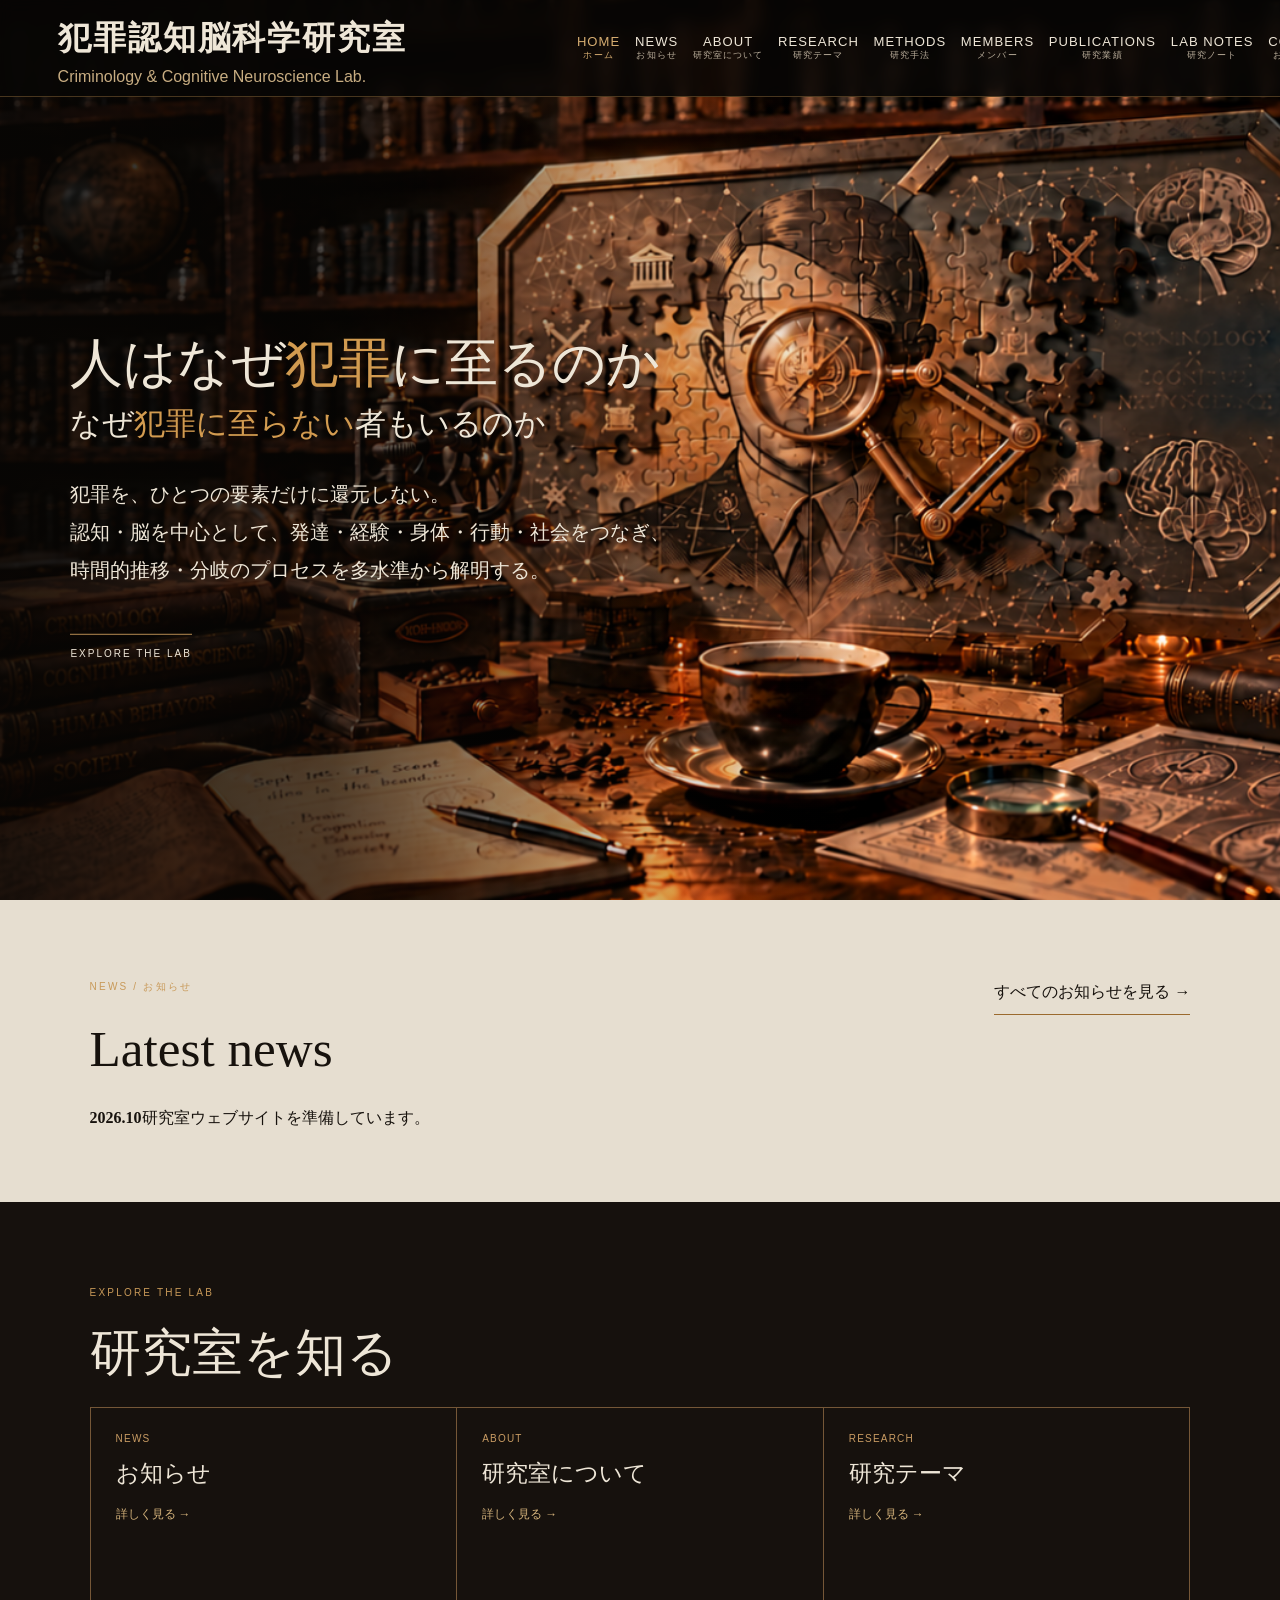
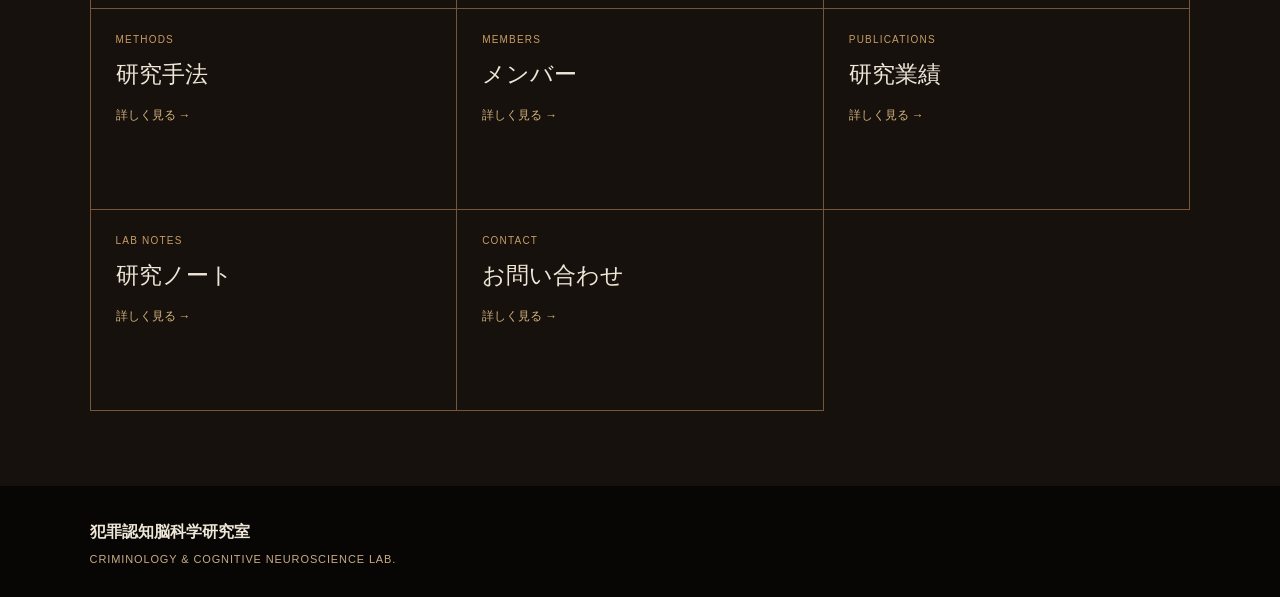
<file: index.html>
<!doctype html><html lang="ja"><head><meta charset="utf-8"><meta name="viewport" content="width=device-width,initial-scale=1"><title data-content="site.pageTitle">犯罪認知脳科学研究室</title><meta name="description" data-content="site.description" content="犯罪認知脳科学研究室"><link rel="stylesheet" href="style.css?v=30"></head><body><header class="site-header">
<a class="brand" href="index.html"><strong data-content="site.labName" id="lab-name">犯罪認知脳科学研究室</strong><small data-content="site.labNameEn" id="lab-name-en">Criminology &amp; Cognitive Neuroscience Laboratory</small></a>
<button aria-label="メニューを開閉" class="menu" onclick="document.body.classList.toggle('open')">MENU</button>
<nav>
<a data-nav="top" href="index.html">HOME<small>ホーム</small></a>
<a data-nav="news" href="news.html">NEWS<small>お知らせ</small></a>
<a data-nav="about" href="about.html">ABOUT<small>研究室について</small></a>
<a data-nav="research" href="research.html">RESEARCH<small>研究テーマ</small></a>
<a data-nav="methods" href="methods.html">METHODS<small>研究手法</small></a>
<a data-nav="people" href="members.html">MEMBERS<small>メンバー</small></a>
<a data-nav="output" href="publications.html">PUBLICATIONS<small>研究業績</small></a>
<a data-nav="lab-notes" href="lab-notes.html">LAB NOTES<small>研究ノート</small></a>
<a data-nav="contact" href="contact.html">CONTACT<small>お問い合わせ</small></a>
</nav>
</header><main id="top"><section class="hero">
<div class="shade"></div>
<div class="hero-copy">
<h1><span data-content="hero.question1.0" style="color:inherit"></span><span class="accent" data-content="hero.question1.1"></span><span data-content="hero.question1.2" style="color:inherit"></span><br/><span class="second"><span data-content="hero.question2.0" style="color:inherit"></span><span class="accent" data-content="hero.question2.1"></span><span data-content="hero.question2.2" style="color:inherit"></span></span></h1>
<p class="sub"><span data-content="hero.description.0"></span><br/><span data-content="hero.description.1"></span><br/><span data-content="hero.description.2"></span></p>
<a class="discover" data-content="hero.button" href="about.html"><span data-content="hero.button"></span> ↓</a>
</div>
</section><section class="home-news"><div><p class="label">NEWS / お知らせ</p><h2>Latest news</h2><div id="news-list" class="editable-list"></div></div><a href="news.html">すべてのお知らせを見る →</a></section><section class="home-directory"><p class="label">EXPLORE THE LAB</p><h2>研究室を知る</h2><div class="home-card-grid"><a class="home-card" href="news.html"><small>NEWS</small><strong>お知らせ</strong><span>詳しく見る →</span></a><a class="home-card" href="about.html"><small>ABOUT</small><strong>研究室について</strong><span>詳しく見る →</span></a><a class="home-card" href="research.html"><small>RESEARCH</small><strong>研究テーマ</strong><span>詳しく見る →</span></a><a class="home-card" href="methods.html"><small>METHODS</small><strong>研究手法</strong><span>詳しく見る →</span></a><a class="home-card" href="members.html"><small>MEMBERS</small><strong>メンバー</strong><span>詳しく見る →</span></a><a class="home-card" href="publications.html"><small>PUBLICATIONS</small><strong>研究業績</strong><span>詳しく見る →</span></a><a class="home-card" href="lab-notes.html"><small>LAB NOTES</small><strong>研究ノート</strong><span>詳しく見る →</span></a><a class="home-card" href="contact.html"><small>CONTACT</small><strong>お問い合わせ</strong><span>詳しく見る →</span></a></div></section></main><footer><strong data-content="site.labName">犯罪認知脳科学研究室</strong><small data-content="site.footerEnglish">LABORATORY OF CRIMINAL COGNITIVE NEUROSCIENCE</small></footer><script src="content.js?v=5"></script><script src="site.js?v=1"></script></body></html>
</file>
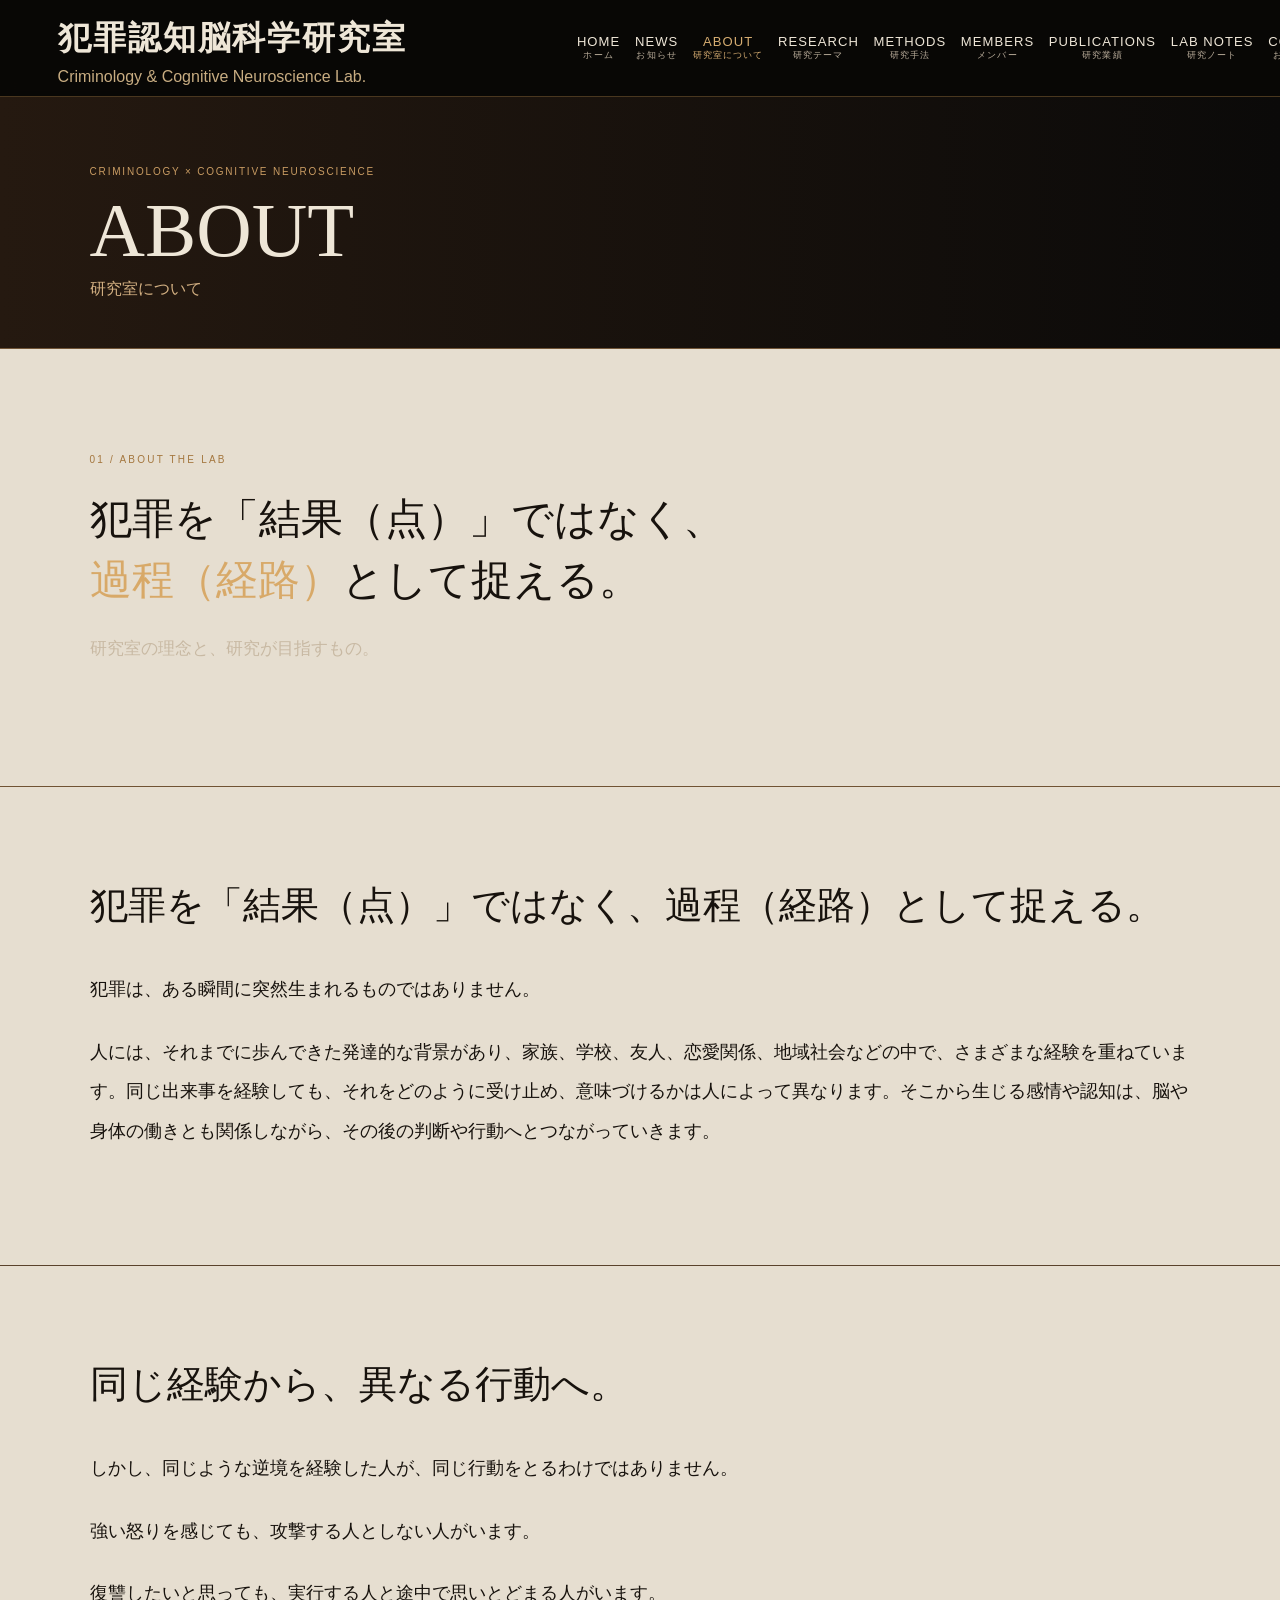
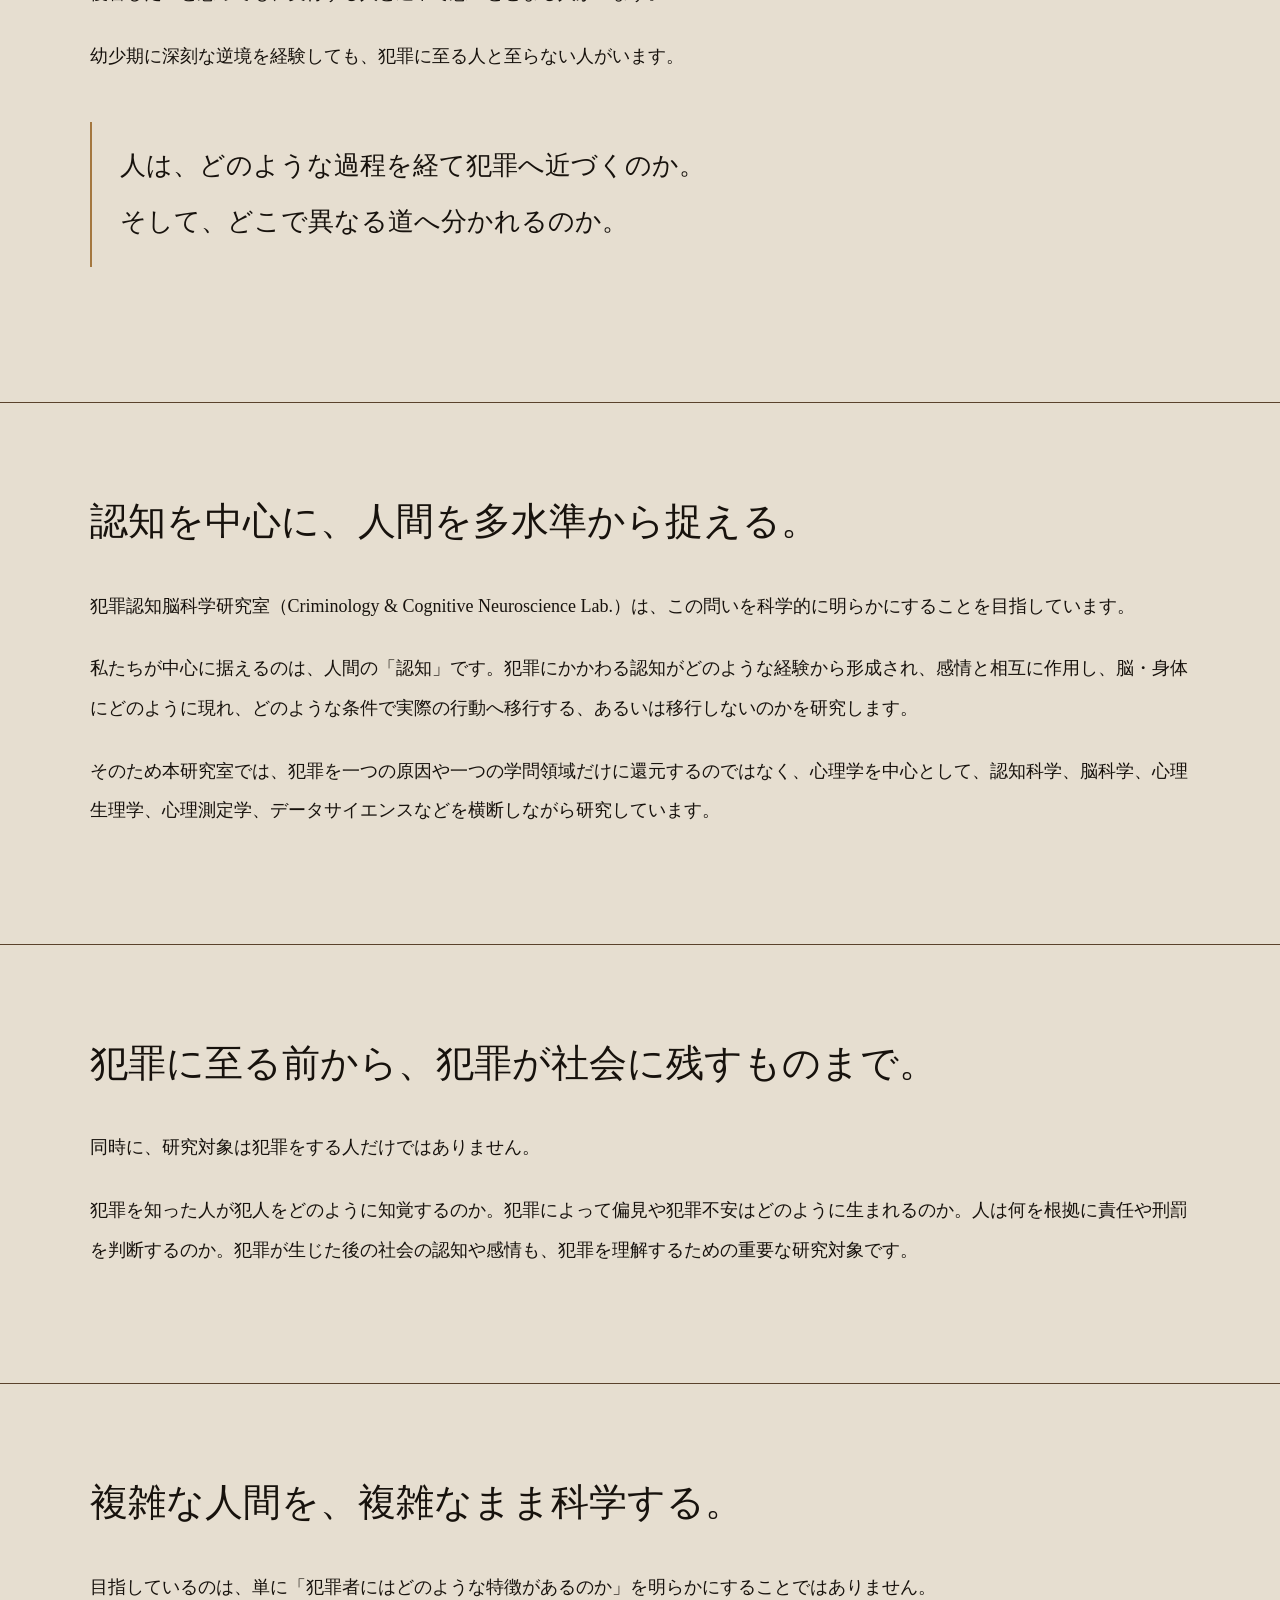
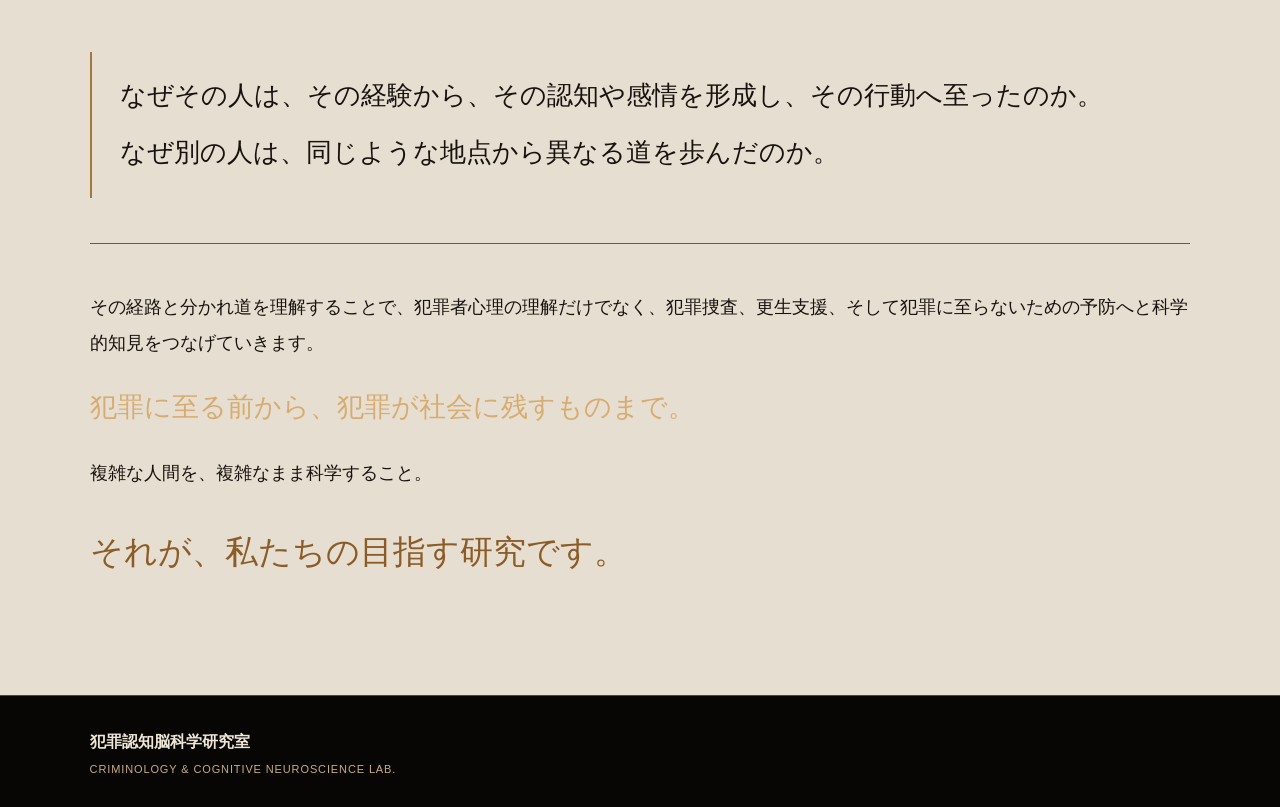
<file: about.html>
<!doctype html><html lang="ja"><head><meta charset="utf-8"><meta name="viewport" content="width=device-width,initial-scale=1"><title>研究室について | 犯罪認知脳科学研究室</title><meta name="description" content="犯罪認知脳科学研究室の研究室についてページ">
  <link rel="stylesheet" href="style.css?v=33"></head><body class="inner-page"><header class="site-header">
<a class="brand" href="index.html"><strong data-content="site.labName" id="lab-name">犯罪認知脳科学研究室</strong><small data-content="site.labNameEn" id="lab-name-en">Criminology &amp; Cognitive Neuroscience Lab.</small></a>
<button aria-label="メニューを開閉" class="menu" onclick="document.body.classList.toggle('open')">MENU</button>
<nav>
<a data-nav="top" href="index.html">HOME<small>ホーム</small></a>
<a data-nav="news" href="news.html">NEWS<small>お知らせ</small></a>
<a data-nav="about" href="about.html">ABOUT<small>研究室について</small></a>
<a data-nav="research" href="research.html">RESEARCH<small>研究テーマ</small></a>
<a data-nav="methods" href="methods.html">METHODS<small>研究手法</small></a>
<a data-nav="people" href="members.html">MEMBERS<small>メンバー</small></a>
<a data-nav="output" href="publications.html">PUBLICATIONS<small>研究業績</small></a>
<a data-nav="lab-notes" href="lab-notes.html">LAB NOTES<small>研究ノート</small></a>
<a data-nav="contact" href="contact.html">CONTACT<small>お問い合わせ</small></a>
</nav>
</header><main class="page-main"><div class="page-banner"><p>CRIMINOLOGY × COGNITIVE NEUROSCIENCE</p><h1>ABOUT</h1><span>研究室について</span></div><section class="about-intro" id="about"><p class="label" data-content="about.label">01 / ABOUT THE LAB</p><h2>犯罪を「結果（点）」ではなく、<br><em>過程（経路）</em>として捉える。</h2><p>研究室の理念と、研究が目指すもの。</p></section><div id="about-story"></div></main><footer><strong data-content="site.labName">犯罪認知脳科学研究室</strong><small data-content="site.footerEnglish">CRIMINOLOGY &amp; COGNITIVE NEUROSCIENCE LAB.</small></footer><script src="content.js?v=7"></script><script src="site.js?v=1"></script></body></html>
</file>
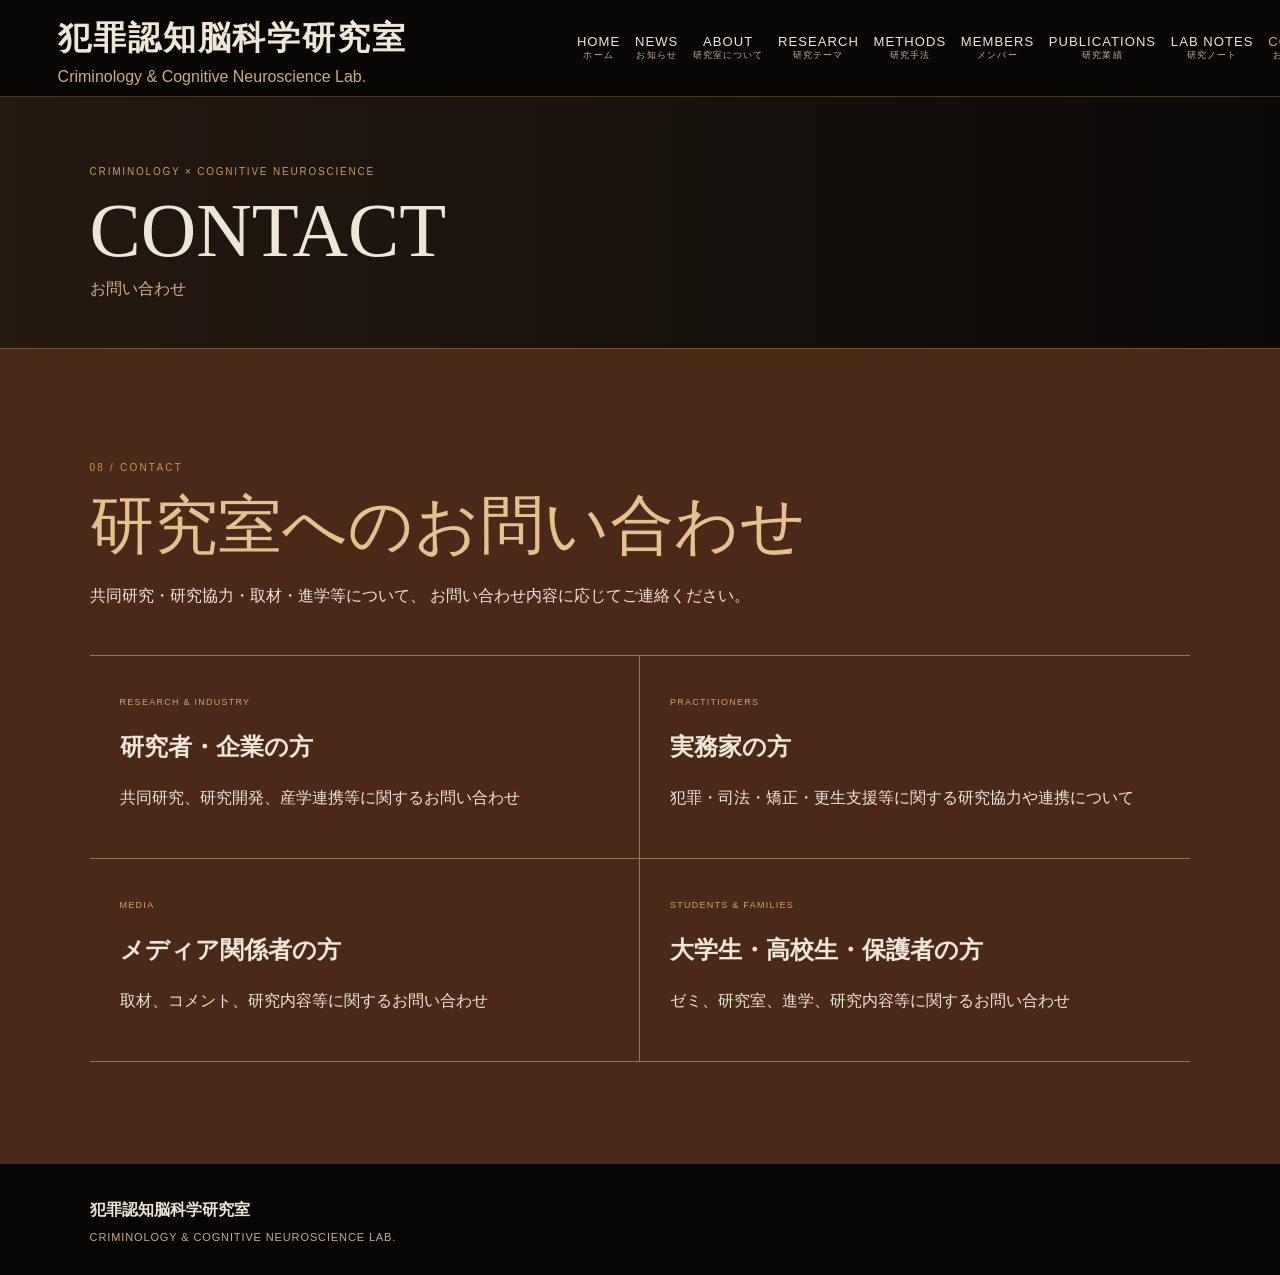
<file: contact.html>
<!doctype html><html lang="ja"><head><meta charset="utf-8"><meta name="viewport" content="width=device-width,initial-scale=1"><title>お問い合わせ | 犯罪認知脳科学研究室</title><meta name="description" content="犯罪認知脳科学研究室のお問い合わせページ"><link rel="stylesheet" href="style.css?v=30"></head><body class="inner-page"><header class="site-header">
<a class="brand" href="index.html"><strong data-content="site.labName" id="lab-name">犯罪認知脳科学研究室</strong><small data-content="site.labNameEn" id="lab-name-en">Criminology &amp; Cognitive Neuroscience Laboratory</small></a>
<button aria-label="メニューを開閉" class="menu" onclick="document.body.classList.toggle('open')">MENU</button>
<nav>
<a data-nav="top" href="index.html">HOME<small>ホーム</small></a>
<a data-nav="news" href="news.html">NEWS<small>お知らせ</small></a>
<a data-nav="about" href="about.html">ABOUT<small>研究室について</small></a>
<a data-nav="research" href="research.html">RESEARCH<small>研究テーマ</small></a>
<a data-nav="methods" href="methods.html">METHODS<small>研究手法</small></a>
<a data-nav="people" href="members.html">MEMBERS<small>メンバー</small></a>
<a data-nav="output" href="publications.html">PUBLICATIONS<small>研究業績</small></a>
<a data-nav="lab-notes" href="lab-notes.html">LAB NOTES<small>研究ノート</small></a>
<a data-nav="contact" href="contact.html">CONTACT<small>お問い合わせ</small></a>
</nav>
</header><main class="page-main"><div class="page-banner"><p>CRIMINOLOGY × COGNITIVE NEUROSCIENCE</p><h1>CONTACT</h1><span>お問い合わせ</span></div><section class="contact" id="contact">
<p class="label" data-content="contact.label">08 / CONTACT</p>
<h2 data-content="contact.heading">研究室へのお問い合わせ</h2>
<p class="contact-lead" data-content="contact.description">
    共同研究・研究協力・取材・進学等について、
    お問い合わせ内容に応じてご連絡ください。
  </p>
<div class="contact-grid">
<article>
<small data-content="contact.categories.0.en">RESEARCH &amp; INDUSTRY</small>
<h3 data-content="contact.categories.0.title">研究者・企業の方</h3>
<p data-content="contact.categories.0.description">共同研究、研究開発、産学連携等に関するお問い合わせ</p>
</article>
<article>
<small data-content="contact.categories.1.en">PRACTITIONERS</small>
<h3 data-content="contact.categories.1.title">実務家の方</h3>
<p data-content="contact.categories.1.description">犯罪・司法・矯正・更生支援等に関する研究協力や連携について</p>
</article>
<article>
<small data-content="contact.categories.2.en">MEDIA</small>
<h3 data-content="contact.categories.2.title">メディア関係者の方</h3>
<p data-content="contact.categories.2.description">取材、コメント、研究内容等に関するお問い合わせ</p>
</article>
<article>
<small data-content="contact.categories.3.en">STUDENTS &amp; FAMILIES</small>
<h3 data-content="contact.categories.3.title">大学生・高校生・保護者の方</h3>
<p data-content="contact.categories.3.description">ゼミ、研究室、進学、研究内容等に関するお問い合わせ</p>
</article>
</div>
</section></main><footer><strong data-content="site.labName">犯罪認知脳科学研究室</strong><small data-content="site.footerEnglish">LABORATORY OF CRIMINAL COGNITIVE NEUROSCIENCE</small></footer><script src="content.js?v=5"></script><script src="site.js?v=1"></script></body></html>
</file>
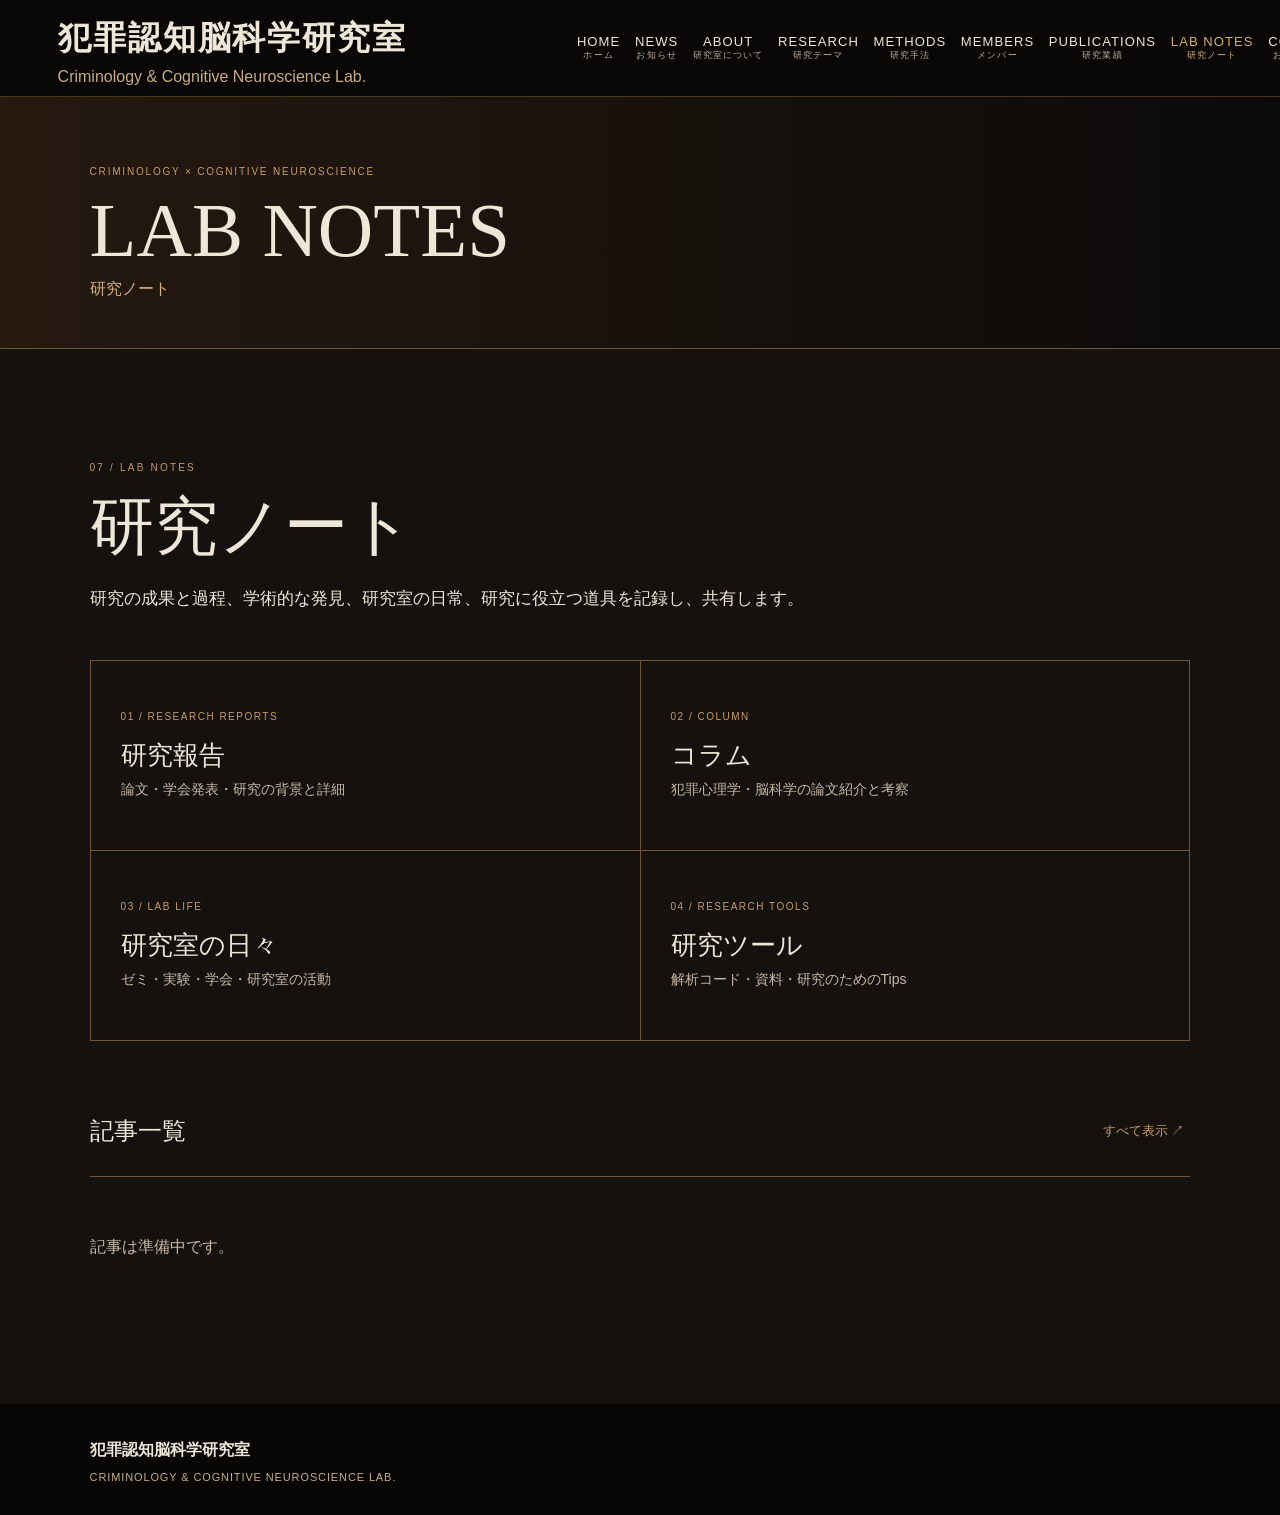
<file: lab-notes.html>
<!doctype html><html lang="ja"><head><meta charset="utf-8"><meta name="viewport" content="width=device-width,initial-scale=1"><title>研究ノート | 犯罪認知脳科学研究室</title><meta name="description" content="犯罪認知脳科学研究室の研究ノートページ"><link rel="stylesheet" href="style.css?v=30"></head><body class="inner-page"><header class="site-header">
<a class="brand" href="index.html"><strong data-content="site.labName" id="lab-name">犯罪認知脳科学研究室</strong><small data-content="site.labNameEn" id="lab-name-en">Criminology &amp; Cognitive Neuroscience Laboratory</small></a>
<button aria-label="メニューを開閉" class="menu" onclick="document.body.classList.toggle('open')">MENU</button>
<nav>
<a data-nav="top" href="index.html">HOME<small>ホーム</small></a>
<a data-nav="news" href="news.html">NEWS<small>お知らせ</small></a>
<a data-nav="about" href="about.html">ABOUT<small>研究室について</small></a>
<a data-nav="research" href="research.html">RESEARCH<small>研究テーマ</small></a>
<a data-nav="methods" href="methods.html">METHODS<small>研究手法</small></a>
<a data-nav="people" href="members.html">MEMBERS<small>メンバー</small></a>
<a data-nav="output" href="publications.html">PUBLICATIONS<small>研究業績</small></a>
<a data-nav="lab-notes" href="lab-notes.html">LAB NOTES<small>研究ノート</small></a>
<a data-nav="contact" href="contact.html">CONTACT<small>お問い合わせ</small></a>
</nav>
</header><main class="page-main"><div class="page-banner"><p>CRIMINOLOGY × COGNITIVE NEUROSCIENCE</p><h1>LAB NOTES</h1><span>研究ノート</span></div><section class="lab-notes" id="lab-notes">
<p class="label" data-content="notes.label">07 / LAB NOTES</p>
<h2 data-content="notes.heading"><span data-content="notes.heading"></span><span class="notes-title-en" data-content="notes.english"></span></h2>
<p class="notes-lead" data-content="notes.description">研究の成果と過程、学術的な発見、研究室の日常、研究に役立つ道具を記録し、共有します。</p>
<div class="notes-categories" id="notes-categories">
<button aria-pressed="false" data-category="reports" type="button"><small data-content="notes.categories.0.en">01 / RESEARCH REPORTS</small><strong data-content="notes.categories.0.title">研究報告</strong><span data-content="notes.categories.0.description">論文・学会発表・研究の背景と詳細</span></button>
<button aria-pressed="false" data-category="column" type="button"><small data-content="notes.categories.1.en">02 / COLUMN</small><strong data-content="notes.categories.1.title">コラム</strong><span data-content="notes.categories.1.description">犯罪心理学・脳科学の論文紹介と考察</span></button>
<button aria-pressed="false" data-category="life" type="button"><small data-content="notes.categories.2.en">03 / LAB LIFE</small><strong data-content="notes.categories.2.title">研究室の日々</strong><span data-content="notes.categories.2.description">ゼミ・実験・学会・研究室の活動</span></button>
<button aria-pressed="false" data-category="tools" type="button"><small data-content="notes.categories.3.en">04 / RESEARCH TOOLS</small><strong data-content="notes.categories.3.title">研究ツール</strong><span data-content="notes.categories.3.description">解析コード・資料・研究のためのTips</span></button>
</div>
<div class="notes-toolbar"><h3 data-content="notes.listHeading">記事一覧</h3><button data-content="notes.reset" id="notes-reset" type="button">すべて表示 ↗</button></div>
<div aria-live="polite" class="notes-list" id="notes-list"></div>
</section></main><footer><strong data-content="site.labName">犯罪認知脳科学研究室</strong><small data-content="site.footerEnglish">LABORATORY OF CRIMINAL COGNITIVE NEUROSCIENCE</small></footer><script src="content.js?v=5"></script>
<script src="notes-data.js?v=1"></script>
<script src="notes-ui.js?v=1"></script><script src="site.js?v=1"></script></body></html>
</file>
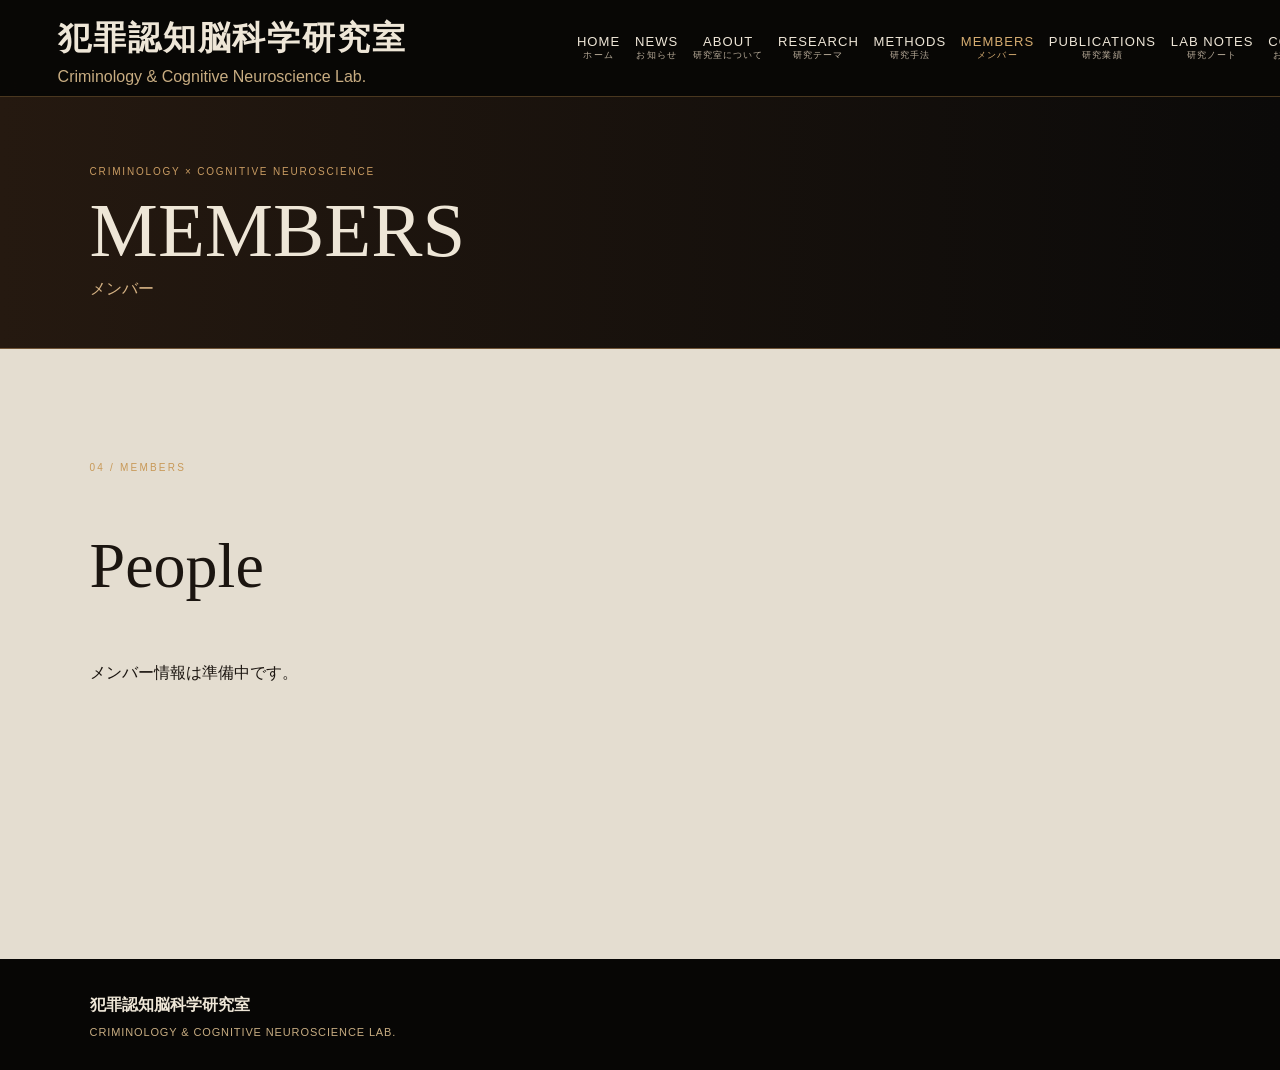
<file: members.html>
<!doctype html><html lang="ja"><head><meta charset="utf-8"><meta name="viewport" content="width=device-width,initial-scale=1"><title>メンバー | 犯罪認知脳科学研究室</title><meta name="description" content="犯罪認知脳科学研究室のメンバーページ"><link rel="stylesheet" href="style.css?v=30"></head><body class="inner-page"><header class="site-header">
<a class="brand" href="index.html"><strong data-content="site.labName" id="lab-name">犯罪認知脳科学研究室</strong><small data-content="site.labNameEn" id="lab-name-en">Criminology &amp; Cognitive Neuroscience Laboratory</small></a>
<button aria-label="メニューを開閉" class="menu" onclick="document.body.classList.toggle('open')">MENU</button>
<nav>
<a data-nav="top" href="index.html">HOME<small>ホーム</small></a>
<a data-nav="news" href="news.html">NEWS<small>お知らせ</small></a>
<a data-nav="about" href="about.html">ABOUT<small>研究室について</small></a>
<a data-nav="research" href="research.html">RESEARCH<small>研究テーマ</small></a>
<a data-nav="methods" href="methods.html">METHODS<small>研究手法</small></a>
<a data-nav="people" href="members.html">MEMBERS<small>メンバー</small></a>
<a data-nav="output" href="publications.html">PUBLICATIONS<small>研究業績</small></a>
<a data-nav="lab-notes" href="lab-notes.html">LAB NOTES<small>研究ノート</small></a>
<a data-nav="contact" href="contact.html">CONTACT<small>お問い合わせ</small></a>
</nav>
</header><main class="page-main"><div class="page-banner"><p>CRIMINOLOGY × COGNITIVE NEUROSCIENCE</p><h1>MEMBERS</h1><span>メンバー</span></div><section class="placeholder" id="people">
<p class="label" data-content="sections.members.label">04 / MEMBERS</p><h2 data-content="sections.members.heading">People</h2><div class="editable-list" id="members-list"></div>
</section></main><footer><strong data-content="site.labName">犯罪認知脳科学研究室</strong><small data-content="site.footerEnglish">LABORATORY OF CRIMINAL COGNITIVE NEUROSCIENCE</small></footer><script src="content.js?v=5"></script><script src="site.js?v=1"></script></body></html>
</file>
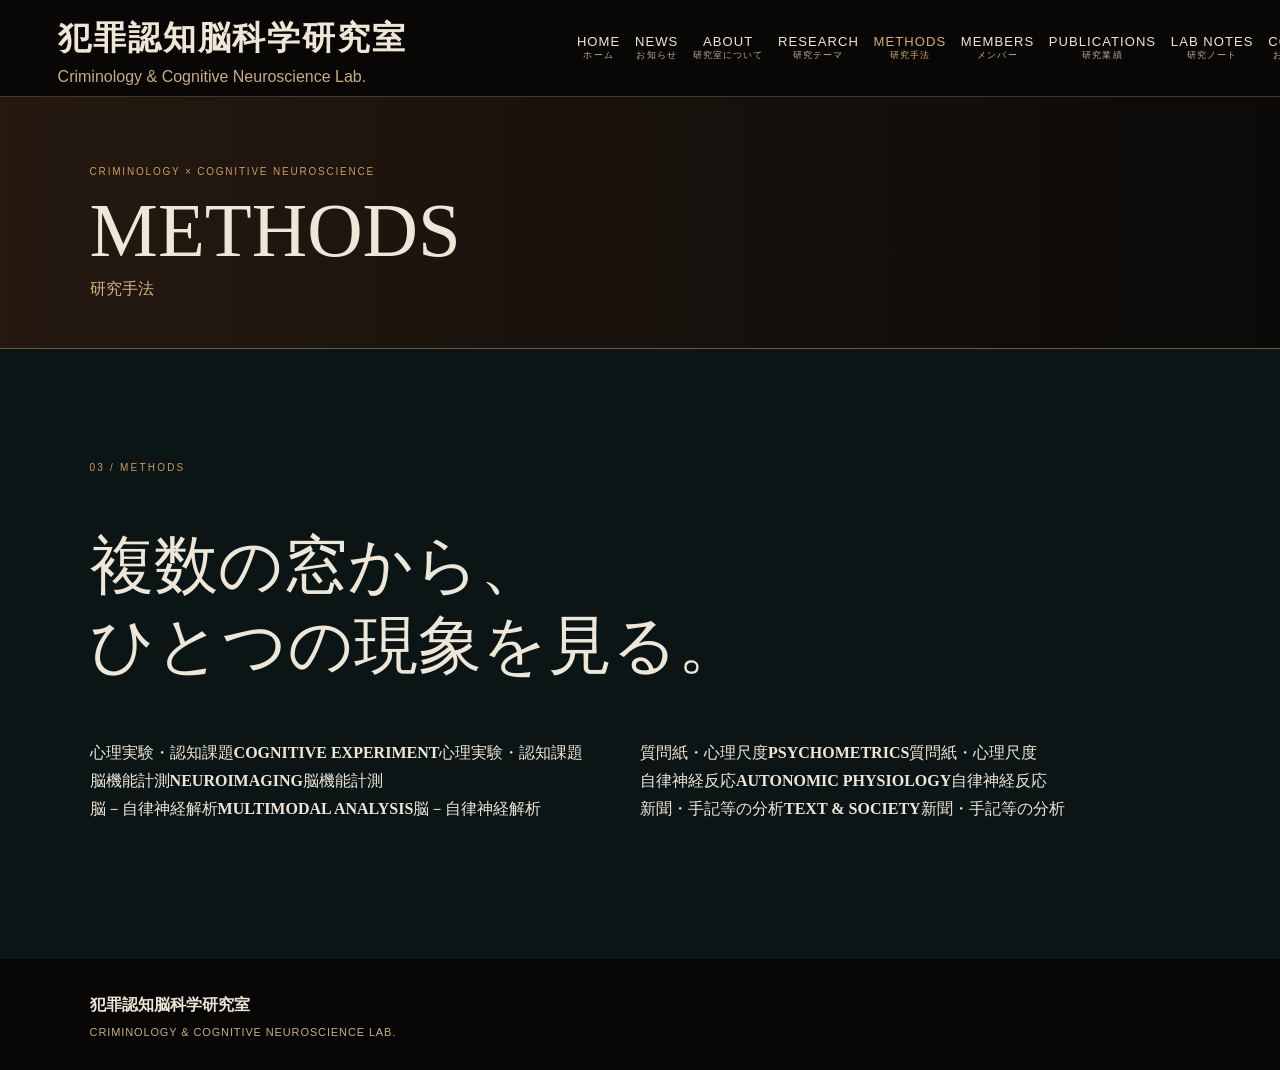
<file: methods.html>
<!doctype html><html lang="ja"><head><meta charset="utf-8"><meta name="viewport" content="width=device-width,initial-scale=1"><title>研究手法 | 犯罪認知脳科学研究室</title><meta name="description" content="犯罪認知脳科学研究室の研究手法ページ"><link rel="stylesheet" href="style.css?v=30"></head><body class="inner-page"><header class="site-header">
<a class="brand" href="index.html"><strong data-content="site.labName" id="lab-name">犯罪認知脳科学研究室</strong><small data-content="site.labNameEn" id="lab-name-en">Criminology &amp; Cognitive Neuroscience Laboratory</small></a>
<button aria-label="メニューを開閉" class="menu" onclick="document.body.classList.toggle('open')">MENU</button>
<nav>
<a data-nav="top" href="index.html">HOME<small>ホーム</small></a>
<a data-nav="news" href="news.html">NEWS<small>お知らせ</small></a>
<a data-nav="about" href="about.html">ABOUT<small>研究室について</small></a>
<a data-nav="research" href="research.html">RESEARCH<small>研究テーマ</small></a>
<a data-nav="methods" href="methods.html">METHODS<small>研究手法</small></a>
<a data-nav="people" href="members.html">MEMBERS<small>メンバー</small></a>
<a data-nav="output" href="publications.html">PUBLICATIONS<small>研究業績</small></a>
<a data-nav="lab-notes" href="lab-notes.html">LAB NOTES<small>研究ノート</small></a>
<a data-nav="contact" href="contact.html">CONTACT<small>お問い合わせ</small></a>
</nav>
</header><main class="page-main"><div class="page-banner"><p>CRIMINOLOGY × COGNITIVE NEUROSCIENCE</p><h1>METHODS</h1><span>研究手法</span></div><section class="methods" id="methods">
<p class="label" data-content="methods.label">03 / METHODS</p>
<h2><span data-content="methods.heading.0"></span><br/><span data-content="methods.heading.1"></span></h2>
<div class="methodgrid"><div><span data-content="methods.items.0.ja"></span><b data-content="methods.items.0.en">COGNITIVE EXPERIMENT</b><span>心理実験・認知課題</span></div><div><span data-content="methods.items.1.ja"></span><b data-content="methods.items.1.en">PSYCHOMETRICS</b><span>質問紙・心理尺度</span></div><div><span data-content="methods.items.2.ja"></span><b data-content="methods.items.2.en">NEUROIMAGING</b><span>脳機能計測</span></div><div><span data-content="methods.items.3.ja"></span><b data-content="methods.items.3.en">AUTONOMIC PHYSIOLOGY</b><span>自律神経反応</span></div><div><span data-content="methods.items.4.ja"></span><b data-content="methods.items.4.en">MULTIMODAL ANALYSIS</b><span>脳－自律神経解析</span></div><div><span data-content="methods.items.5.ja"></span><b data-content="methods.items.5.en">TEXT &amp; SOCIETY</b><span>新聞・手記等の分析</span></div></div>
</section></main><footer><strong data-content="site.labName">犯罪認知脳科学研究室</strong><small data-content="site.footerEnglish">LABORATORY OF CRIMINAL COGNITIVE NEUROSCIENCE</small></footer><script src="content.js?v=5"></script><script src="site.js?v=1"></script></body></html>
</file>
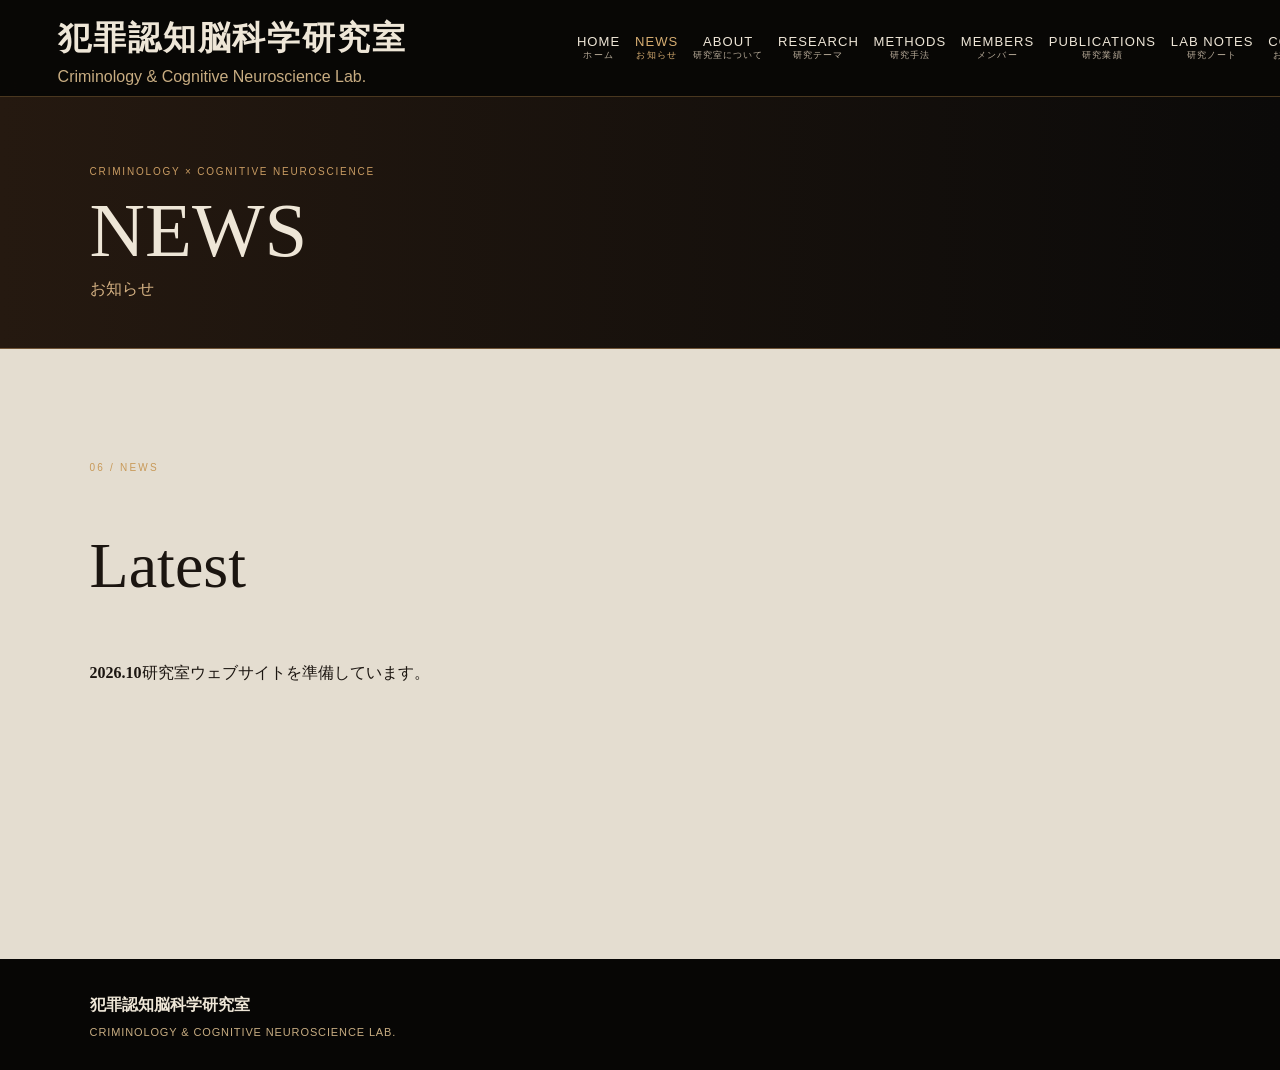
<file: news.html>
<!doctype html><html lang="ja"><head><meta charset="utf-8"><meta name="viewport" content="width=device-width,initial-scale=1"><title>お知らせ | 犯罪認知脳科学研究室</title><meta name="description" content="犯罪認知脳科学研究室のお知らせページ"><link rel="stylesheet" href="style.css?v=30"></head><body class="inner-page"><header class="site-header">
<a class="brand" href="index.html"><strong data-content="site.labName" id="lab-name">犯罪認知脳科学研究室</strong><small data-content="site.labNameEn" id="lab-name-en">Criminology &amp; Cognitive Neuroscience Laboratory</small></a>
<button aria-label="メニューを開閉" class="menu" onclick="document.body.classList.toggle('open')">MENU</button>
<nav>
<a data-nav="top" href="index.html">HOME<small>ホーム</small></a>
<a data-nav="news" href="news.html">NEWS<small>お知らせ</small></a>
<a data-nav="about" href="about.html">ABOUT<small>研究室について</small></a>
<a data-nav="research" href="research.html">RESEARCH<small>研究テーマ</small></a>
<a data-nav="methods" href="methods.html">METHODS<small>研究手法</small></a>
<a data-nav="people" href="members.html">MEMBERS<small>メンバー</small></a>
<a data-nav="output" href="publications.html">PUBLICATIONS<small>研究業績</small></a>
<a data-nav="lab-notes" href="lab-notes.html">LAB NOTES<small>研究ノート</small></a>
<a data-nav="contact" href="contact.html">CONTACT<small>お問い合わせ</small></a>
</nav>
</header><main class="page-main"><div class="page-banner"><p>CRIMINOLOGY × COGNITIVE NEUROSCIENCE</p><h1>NEWS</h1><span>お知らせ</span></div><section class="placeholder" id="news">
<p class="label" data-content="sections.news.label">06 / NEWS</p><h2 data-content="sections.news.heading">Latest</h2><div class="editable-list" id="news-list"></div>
</section></main><footer><strong data-content="site.labName">犯罪認知脳科学研究室</strong><small data-content="site.footerEnglish">LABORATORY OF CRIMINAL COGNITIVE NEUROSCIENCE</small></footer><script src="content.js?v=5"></script><script src="site.js?v=1"></script></body></html>
</file>
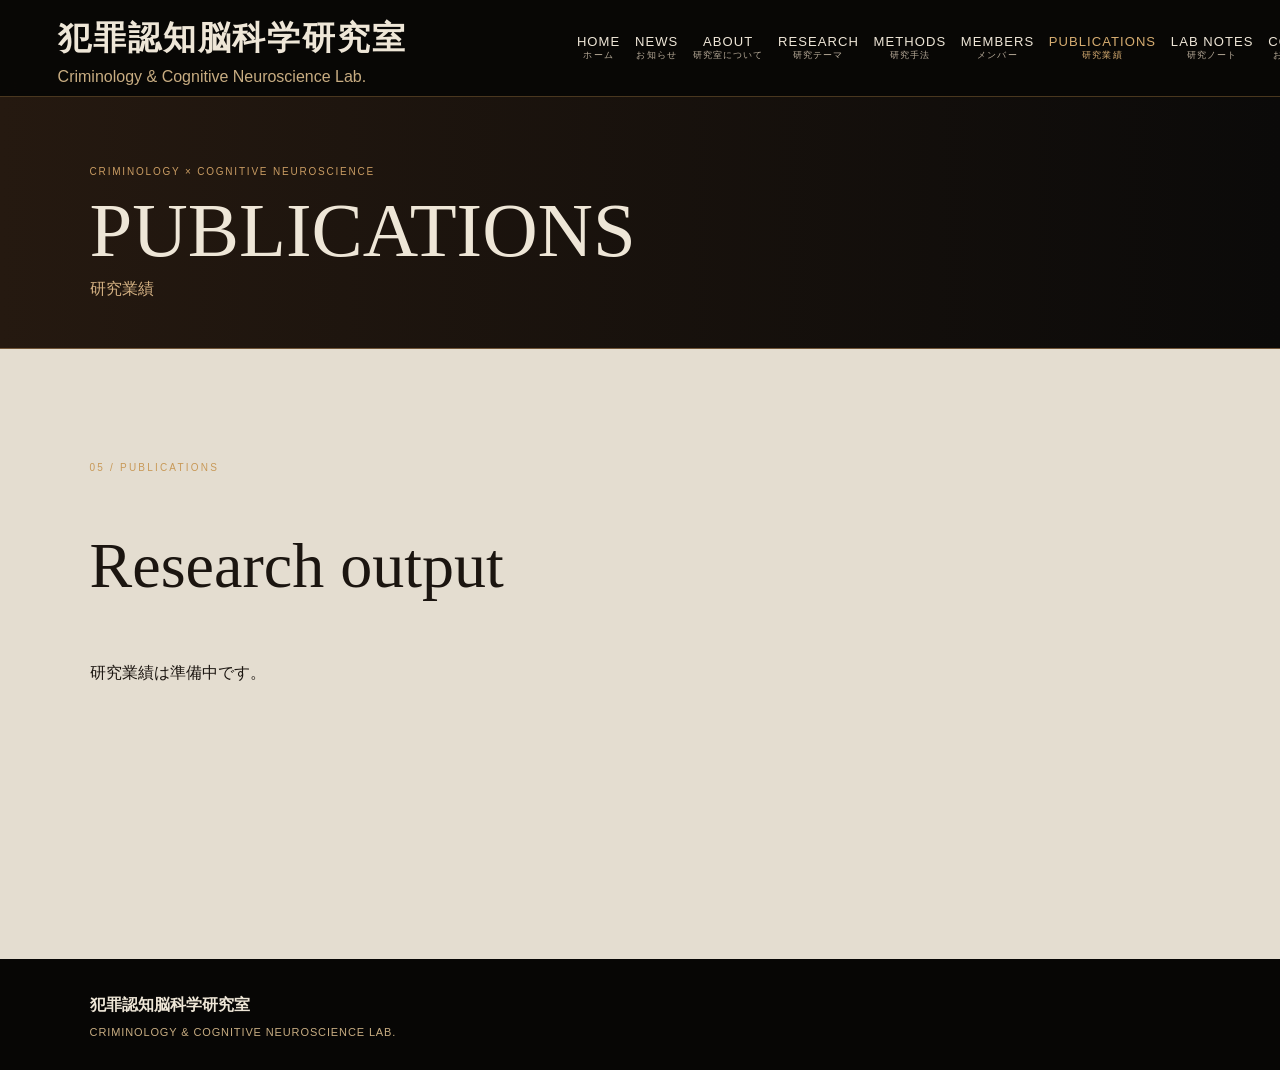
<file: publications.html>
<!doctype html><html lang="ja"><head><meta charset="utf-8"><meta name="viewport" content="width=device-width,initial-scale=1"><title>研究業績 | 犯罪認知脳科学研究室</title><meta name="description" content="犯罪認知脳科学研究室の研究業績ページ"><link rel="stylesheet" href="style.css?v=30"></head><body class="inner-page"><header class="site-header">
<a class="brand" href="index.html"><strong data-content="site.labName" id="lab-name">犯罪認知脳科学研究室</strong><small data-content="site.labNameEn" id="lab-name-en">Criminology &amp; Cognitive Neuroscience Laboratory</small></a>
<button aria-label="メニューを開閉" class="menu" onclick="document.body.classList.toggle('open')">MENU</button>
<nav>
<a data-nav="top" href="index.html">HOME<small>ホーム</small></a>
<a data-nav="news" href="news.html">NEWS<small>お知らせ</small></a>
<a data-nav="about" href="about.html">ABOUT<small>研究室について</small></a>
<a data-nav="research" href="research.html">RESEARCH<small>研究テーマ</small></a>
<a data-nav="methods" href="methods.html">METHODS<small>研究手法</small></a>
<a data-nav="people" href="members.html">MEMBERS<small>メンバー</small></a>
<a data-nav="output" href="publications.html">PUBLICATIONS<small>研究業績</small></a>
<a data-nav="lab-notes" href="lab-notes.html">LAB NOTES<small>研究ノート</small></a>
<a data-nav="contact" href="contact.html">CONTACT<small>お問い合わせ</small></a>
</nav>
</header><main class="page-main"><div class="page-banner"><p>CRIMINOLOGY × COGNITIVE NEUROSCIENCE</p><h1>PUBLICATIONS</h1><span>研究業績</span></div><section class="placeholder" id="output">
<p class="label" data-content="sections.publications.label">05 / PUBLICATIONS</p><h2 data-content="sections.publications.heading">Research output</h2><div class="editable-list" id="publications-list"></div>
</section></main><footer><strong data-content="site.labName">犯罪認知脳科学研究室</strong><small data-content="site.footerEnglish">LABORATORY OF CRIMINAL COGNITIVE NEUROSCIENCE</small></footer><script src="content.js?v=5"></script><script src="site.js?v=1"></script></body></html>
</file>
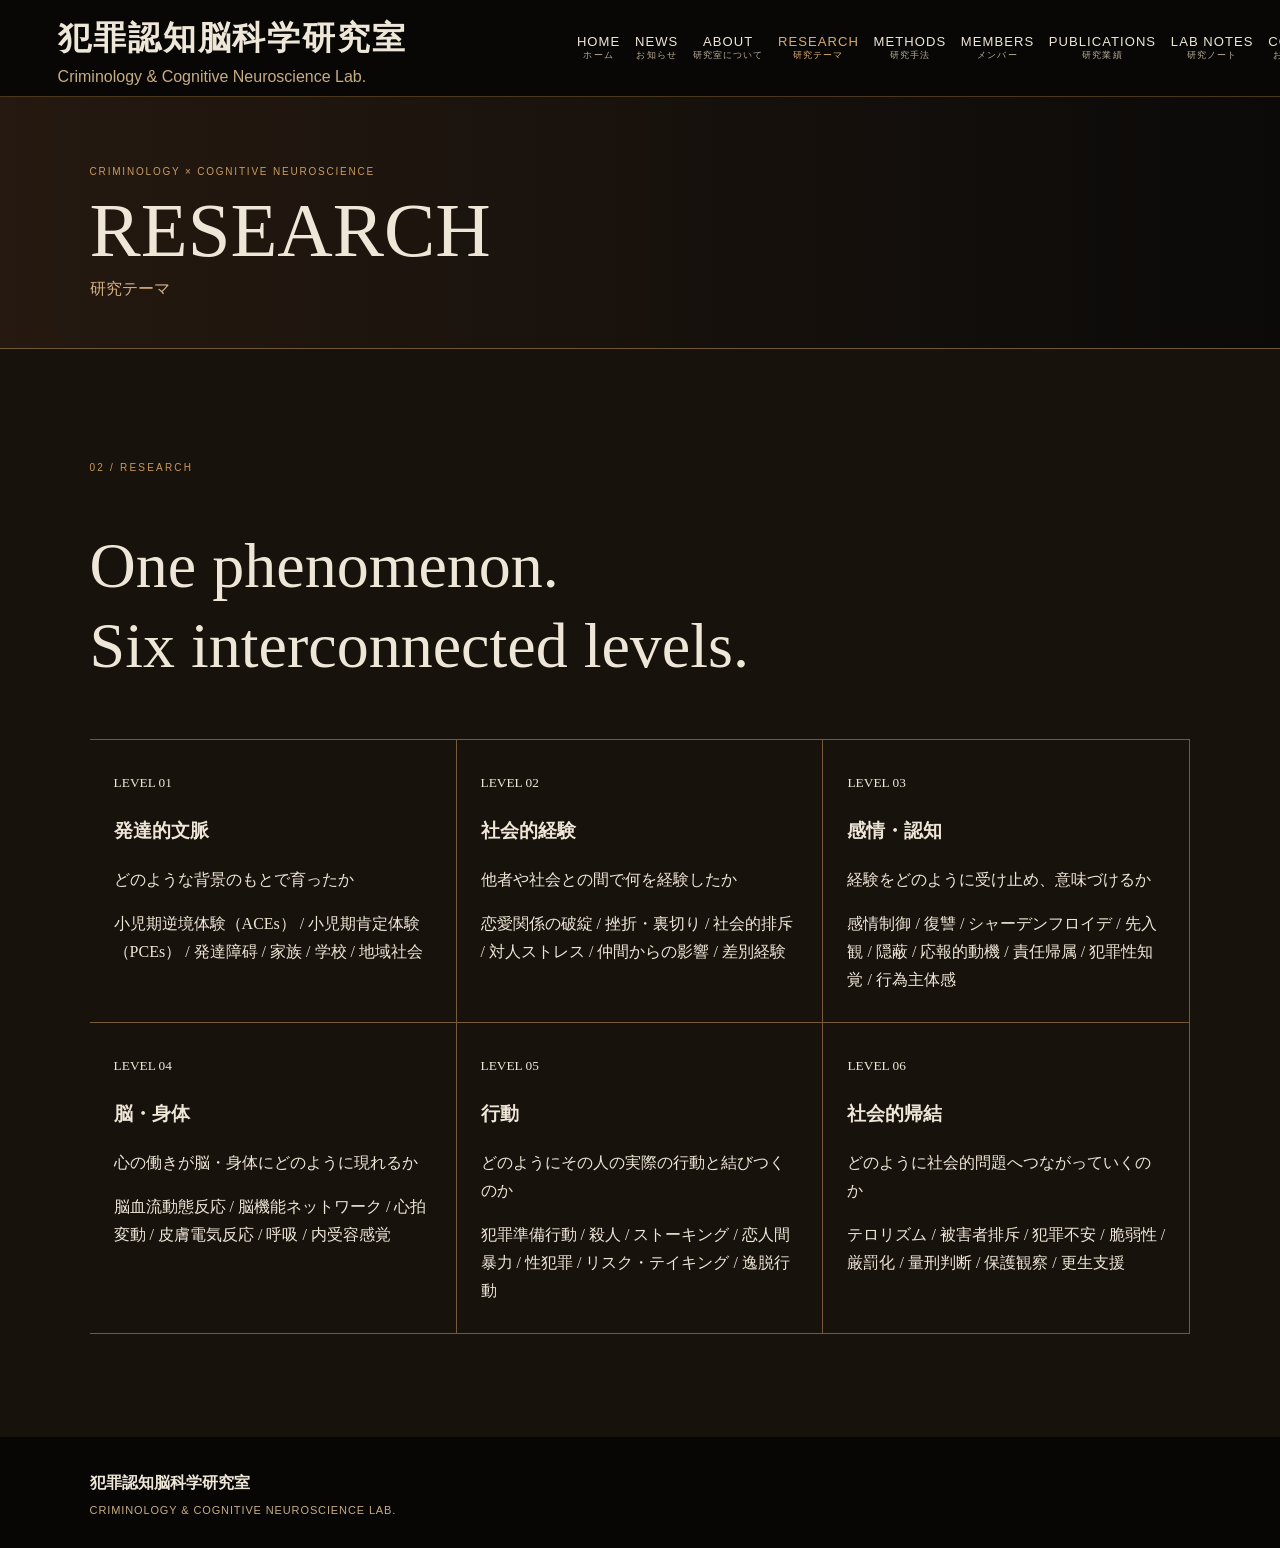
<file: research.html>
<!doctype html><html lang="ja"><head><meta charset="utf-8"><meta name="viewport" content="width=device-width,initial-scale=1"><title>研究テーマ | 犯罪認知脳科学研究室</title><meta name="description" content="犯罪認知脳科学研究室の研究テーマページ"><link rel="stylesheet" href="style.css?v=30"></head><body class="inner-page"><header class="site-header">
<a class="brand" href="index.html"><strong data-content="site.labName" id="lab-name">犯罪認知脳科学研究室</strong><small data-content="site.labNameEn" id="lab-name-en">Criminology &amp; Cognitive Neuroscience Laboratory</small></a>
<button aria-label="メニューを開閉" class="menu" onclick="document.body.classList.toggle('open')">MENU</button>
<nav>
<a data-nav="top" href="index.html">HOME<small>ホーム</small></a>
<a data-nav="news" href="news.html">NEWS<small>お知らせ</small></a>
<a data-nav="about" href="about.html">ABOUT<small>研究室について</small></a>
<a data-nav="research" href="research.html">RESEARCH<small>研究テーマ</small></a>
<a data-nav="methods" href="methods.html">METHODS<small>研究手法</small></a>
<a data-nav="people" href="members.html">MEMBERS<small>メンバー</small></a>
<a data-nav="output" href="publications.html">PUBLICATIONS<small>研究業績</small></a>
<a data-nav="lab-notes" href="lab-notes.html">LAB NOTES<small>研究ノート</small></a>
<a data-nav="contact" href="contact.html">CONTACT<small>お問い合わせ</small></a>
</nav>
</header><main class="page-main"><div class="page-banner"><p>CRIMINOLOGY × COGNITIVE NEUROSCIENCE</p><h1>RESEARCH</h1><span>研究テーマ</span></div><section class="research" id="research">
<p class="label" data-content="research.label">02 / RESEARCH</p><h2><span data-content="research.heading.0"></span><br/><span data-content="research.heading.1">Six interconnected levels.</span></h2>
<div class="cards six">
<article><small data-content="research.levels.0.number">LEVEL 01</small><h3 data-content="research.levels.0.title">発達的文脈</h3><p data-content="research.levels.0.question">どのような背景のもとで育ったか</p><span data-content="research.levels.0.keywords">小児期逆境体験（ACEs） / 小児期肯定体験（PCEs） / 発達障碍 / 家族 / 学校 / 地域社会</span></article>
<article><small data-content="research.levels.1.number">LEVEL 02</small><h3 data-content="research.levels.1.title">社会的経験</h3><p data-content="research.levels.1.question">他者や社会との間で何を経験したか</p><span data-content="research.levels.1.keywords">恋愛関係の破綻 / 挫折・裏切り / 社会的排斥 / 対人ストレス / 仲間からの影響 / 差別経験</span></article>
<article><small data-content="research.levels.2.number">LEVEL 03</small><h3 data-content="research.levels.2.title">感情・認知</h3><p data-content="research.levels.2.question">経験をどのように受け止め、意味づけるか</p><span data-content="research.levels.2.keywords">感情制御 / 復讐 / シャーデンフロイデ / 先入観 / 隠蔽 / 応報的動機 / 責任帰属 / 犯罪性知覚 / 行為主体感</span></article>
<article><small data-content="research.levels.3.number">LEVEL 04</small><h3 data-content="research.levels.3.title">脳・身体</h3><p data-content="research.levels.3.question">心の働きが脳・身体にどのように現れるか</p><span data-content="research.levels.3.keywords">脳血流動態反応 / 脳機能ネットワーク / 心拍変動 / 皮膚電気反応 / 呼吸 / 内受容感覚</span></article>
<article><small data-content="research.levels.4.number">LEVEL 05</small><h3 data-content="research.levels.4.title">行動</h3><p data-content="research.levels.4.question">どのようにその人の実際の行動と結びつくのか</p><span data-content="research.levels.4.keywords">犯罪準備行動 / 殺人 / ストーキング / 恋人間暴力 / 性犯罪 / リスク・テイキング / 逸脱行動</span></article>
<article><small data-content="research.levels.5.number">LEVEL 06</small><h3 data-content="research.levels.5.title">社会的帰結</h3><p data-content="research.levels.5.question">どのように社会的問題へつながっていくのか</p><span data-content="research.levels.5.keywords">テロリズム / 被害者排斥 / 犯罪不安 / 脆弱性 / 厳罰化 / 量刑判断 / 保護観察 / 更生支援</span></article>
</div>
</section></main><footer><strong data-content="site.labName">犯罪認知脳科学研究室</strong><small data-content="site.footerEnglish">LABORATORY OF CRIMINAL COGNITIVE NEUROSCIENCE</small></footer><script src="content.js?v=5"></script><script src="site.js?v=1"></script></body></html>
</file>
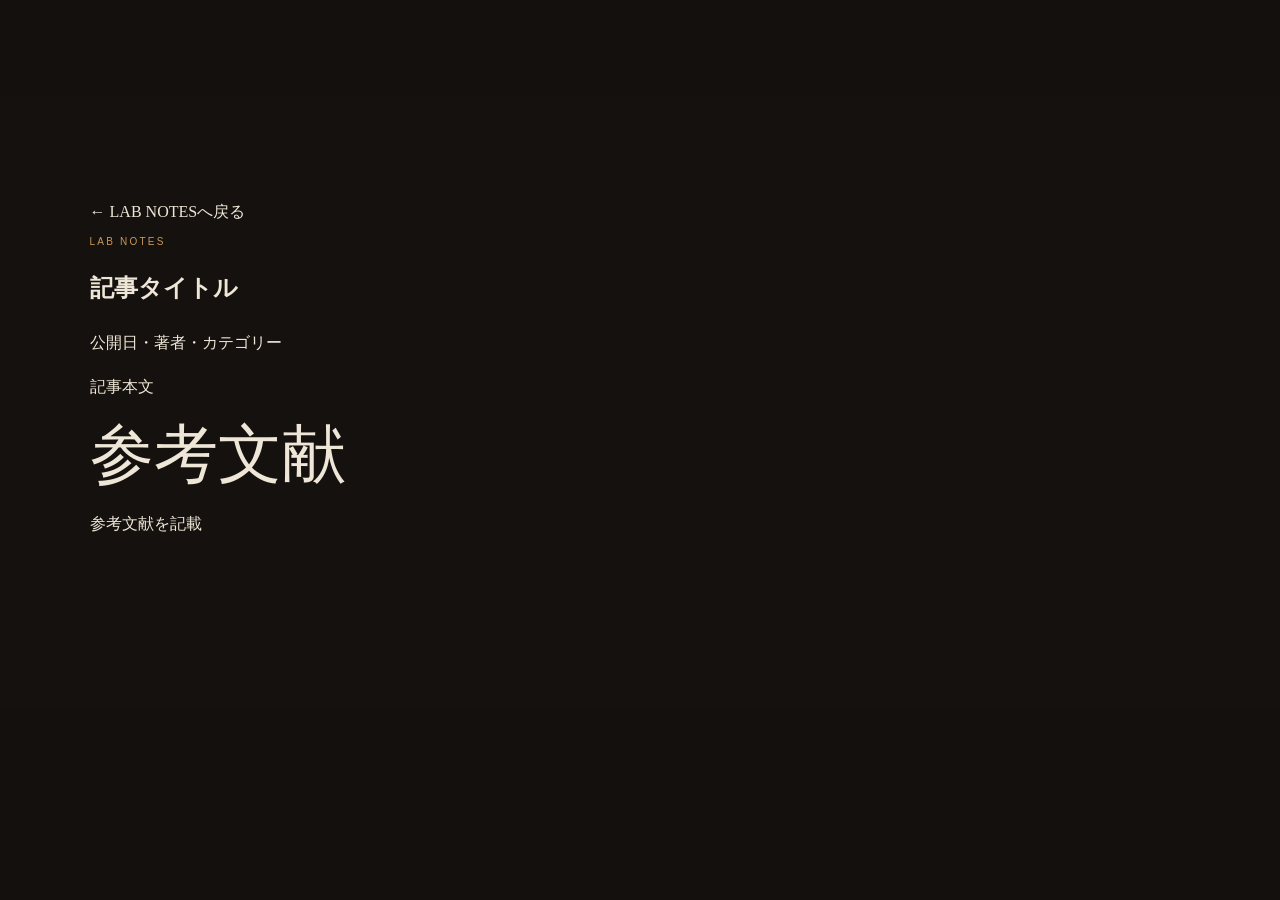
<file: articles/TEMPLATE.html>
<!doctype html><html lang="ja"><head><meta charset="utf-8"><meta name="viewport" content="width=device-width,initial-scale=1"><title>記事タイトル | LAB NOTES</title><link rel="stylesheet" href="../style.css?v=30"></head><body class="inner-page"><main class="page-main"><section class="lab-notes"><a href="../lab-notes.html">← LAB NOTESへ戻る</a><p class="label">LAB NOTES</p><h1>記事タイトル</h1><p>公開日・著者・カテゴリー</p><p>記事本文</p><h2>参考文献</h2><p>参考文献を記載</p></section></main></body></html>
</file>
<file: style.css>
* ================================================================
   犯罪認知脳科学研究室 | style.css
   CSSの基本：
   .class {          ← 対象（セレクタ）
     color: #fff;    ← プロパティ: 値;
   }
   @media (...) {   ← 画面幅などによる条件付きルール
     ...
   }

   ※同じセレクタが複数回登場する場合、順序には意味があります。
   ================================================================ */

*{box-sizing:border-box
 }
 html{scroll-behavior:smooth
     }
body{margin:0;background:#100d0a;color:#eee6d7;font-family:Georgia,"Yu Mincho","Hiragino Mincho ProN",serif;line-height:1.75
    }
a{color:inherit;text-decoration:none}

/* 01 / 共通ヘッダー */
.site-header {
  height:96px;
  position:absolute;
  z-index:20;
  top:0;
  left:0;
  width:100%;
  display:flex;
  align-items:center;
  padding:0 4.5vw;
  background:rgba(7,6,5,.86);
  border-bottom:1px solid rgba(178,135,75,.38);
  backdrop-filter:blur(8px)
}


.brand {
  display:flex;
  flex-direction:column;
  min-width:310px
}

.brand strong {
  font-size:23px;
  letter-spacing:.06em
}

.brand small {
  font:10px Arial,sans-serif;
  color:#c8ad82
}

.site-header nav {
  margin-left:auto;
  display:flex;
  gap:1.65vw
}

.site-header nav a {
  font:12px Arial,sans-serif;
  letter-spacing:.08em;
  text-align:center;
  white-space:nowrap
}

.site-header nav small {
  display:block;
  font-family:"Yu Mincho",serif;
  font-size:9px;
  color:#b9ad9a
}

.menu {
  display:none
}

/* 02 / トップ画像・メインコピー */
.hero {
  height:100vh;
  min-height:720px;
  position:relative;
  background:url("hero.png") center/cover no-repeat
}

.shade {
  position:absolute;
  inset:0;
  background:linear-gradient(90deg,rgba(8,6,4,.88),rgba(8,6,4,.7) 26%,rgba(8,6,4,.18) 49%,transparent 68%)
}

.hero-copy {
  position:absolute;
  z-index:2;
  left:5.5vw;
  top:52%;
  transform:translateY(-43%);
  width:44vw;
  max-width:850px
}

.kicker,.label {
  font:10px Arial,sans-serif;
  letter-spacing:.22em;
  color:#c89958
}

.hero h1 {
  font-size:clamp(43px,4.6vw,78px);
  font-weight:400;
  line-height:1.2;
  margin:.25em 0
}

.hero h1 span {
  color:#d29b50
}

.hero h1>.second {
  display:block;
  margin-top:.18em;
  color:#eee6d7;
  font-size:.53em;
  line-height:1.55
}

.sub {
  font-size:16px;
  margin-top:26px;
  line-height:1.9
}

.discover {
  display:inline-flex;
  gap:25px;
  border-top:1px solid #b58a51;
  margin-top:25px;
  padding-top:13px;
  font:10px Arial;
  letter-spacing:.2em
}

/* 03 / 基本セクション */
.intro,.research,.methods,.placeholder,.join {
  padding:8vw 7vw
}

.intro {
  display:grid;
  grid-template-columns:1fr 3fr;
  background:#e6ded0;
  color:#17120d
}

.intro h2,.research h2,.methods h2,.placeholder h2,.join h2 {
  font-size:clamp(38px,5vw,72px);
  line-height:1.25;
  font-weight:400
}

.research {
  background:#18120d
}

.cards {
  display:grid;
  grid-template-columns:repeat(3,1fr);
  border-top:1px solid #765a38
}

.cards article {
  padding:28px 24px;
  border-right:1px solid #765a38;
  border-bottom:1px solid #765a38
}

.methods {
  background:#0c1516
}

.methodgrid {
  display:grid;
  grid-template-columns:1fr 1fr
}

.placeholder {
  background:#e4ddd0;
  color:#1b1510
}

.join {
  background:#4a2918
}

footer {
  padding:32px 7vw;
  background:#070605
}

/* 04 / 初期スマホ設定 */
@media(max-width:900px) {
  .site-header {
    height:72px
  }
  .brand strong {
    font-size:16px
  }
  .brand small {
    display:none
  }
  .site-header nav {
    display:none
  }
  .menu {
    display:block;
    margin-left:auto
  }
  .hero-copy {
    left:7vw;
    width:86vw
  }
  .hero h1 {
    font-size:clamp(42px,11vw,65px)
  }
  .intro {
    grid-template-columns:1fr
  }
  .cards {
    grid-template-columns:1fr
  }
  .methodgrid {
    grid-template-columns:1fr
  }
}

/* Desktop typography and hero: retained from current live design */
@media (min-width:901px) {
  .site-header .brand strong {
    font-size:33px
  }
  .site-header .brand small {
    font-size:16px
  }
  .site-header nav {
    gap:clamp(10px,1.15vw,23px)
  }
  .site-header nav a {
    font-size:clamp(12px,1.02vw,20px)
  }
  .site-header nav a small {
    font-size:clamp(9px,.72vw,14px)
  }
  .hero-copy {
    width:50vw;
    max-width:none
  }
  .hero h1 {
    font-size:53px;
    white-space:nowrap
  }
  .hero h1>.second {
    font-size:.58em;
    white-space:nowrap
  }
  .hero .sub {
    font-size:20px
  }
}

.contact {
  padding:8vw 7vw;
  background:#4a2918;
  color:#eee6d7
}

.contact h2 {
  font-size:clamp(38px,5vw,72px);
  line-height:1.25;
  font-weight:400;
  margin:.2em 0;
  color:#e4c18d
}

.contact-lead {
  max-width:760px;
  margin-bottom:45px
}

.contact-grid {
  display:grid;
  grid-template-columns:repeat(2,1fr);
  border-top:1px solid #9a744b
}

.contact-grid article {
  padding:30px;
  border-right:1px solid #9a744b;
  border-bottom:1px solid #9a744b
}

.contact-grid article:nth-child(2n) {
  border-right:0
}

.contact-grid small {
  font:9px Arial,sans-serif;
  letter-spacing:.14em;
  color:#d3a564
}

.contact-grid h3 {
  font-size:24px;
  margin:.5em 0
}

@media(max-width:900px) {
  .contact-grid {
    grid-template-columns:1fr
  }
  .contact-grid article {
    border-right:0
  }
  .hero {
    height:100svh;
    min-height:720px;
    background-position:54% center
  }
  .hero-copy {
    left:7vw;
    top:50%;
    width:88vw;
    transform:translateY(-42%)
  }
  .hero h1 {
    font-size:31px;
    line-height:1.35;
    white-space:normal;
    margin:0 0 20px
  }
  .hero h1>.second {
    display:block;
    font-size:.72em;
    line-height:1.55;
    white-space:normal;
    margin-top:16px
  }
  .hero .sub {
    font-size:13px;
    line-height:1.9;
    margin-top:25px
  }
  .discover {
    font-size:9px;
    margin-top:22px
  }
  .site-header {
    padding:0 5vw
  }
  .site-header .brand strong {
    font-size:18px
  }
  .menu {
    display:block;
    margin-left:auto;
    background:transparent;
    color:#e4c18d;
    border:1px solid #9a744b;
    border-radius:0;
    padding:8px 13px;
    font:11px Arial,sans-serif;
    letter-spacing:.12em;
    cursor:pointer
  }
  .site-header.open {
    height:auto;
    min-height:72px;
    flex-wrap:wrap;
    padding-top:16px;
    padding-bottom:16px
  }
  .site-header.open nav {
    display:flex;
    flex-direction:column;
    width:100%;
    margin:15px 0 0;
    gap:0
  }
  .site-header.open nav a {
    display:block;
    width:100%;
    padding:10px 0;
    border-top:1px solid #4d3b2a;
    font-size:13px
  }
}

.lab-notes {
  padding:8vw 7vw;
  background:#15110e;
  color:#eee6d7;
  scroll-margin-top:20px
}

.lab-notes h2 {
  font-size:clamp(38px,5vw,72px);
  font-weight:400;
  line-height:1.2;
  margin:16px 0
}

.notes-title-en {
  display:block;
  font:11px Arial,sans-serif;
  letter-spacing:.24em;
  color:#b99160;
  margin-top:12px
}

.notes-lead {
  max-width:780px;
  font-size:17px;
  line-height:1.9;
  margin-bottom:45px
}

.notes-categories {
  display:grid;
  grid-template-columns:repeat(2,minmax(0,1fr));
  border-top:1px solid #745637;
  border-left:1px solid #745637
}

.notes-categories button {
  appearance:none;
  background:transparent;
  border:0;
  border-right:1px solid #745637;
  border-bottom:1px solid #745637;
  color:inherit;
  text-align:left;
  padding:30px;
  cursor:pointer;
  min-height:190px;
  transition:background .2s
}

.notes-categories button:hover,.notes-categories button[aria-pressed=true] {
  background:#2f2419
}

.notes-categories button small {
  display:block;
  font:10px Arial,sans-serif;
  letter-spacing:.15em;
  color:#c99c63
}

.notes-categories button strong {
  display:block;
  font-size:26px;
  font-weight:400;
  margin:16px 0 8px
}

.notes-categories button span {
  display:block;
  font-size:14px;
  color:#c7b8a5
}

.notes-toolbar {
  display:flex;
  justify-content:space-between;
  align-items:center;
  margin:45px 0 15px;
  border-bottom:1px solid #745637
}

.notes-toolbar h3 {
  font-size:24px;
  font-weight:400
}

.notes-toolbar button {
  background:none;
  border:0;
  color:#c99c63;
  cursor:pointer
}

.notes-list {
  display:grid;
  gap:0
}

.note-item {
  border-bottom:1px solid #5e4731;
  padding:20px 0
}

.note-item .meta {
  font:11px Arial,sans-serif;
  letter-spacing:.08em;
  color:#c99c63
}

.note-item h4 {
  font-size:22px;
  font-weight:400;
  margin:9px 0
}

.note-item p {
  margin:0 0 8px;
  color:#d3c6b5
}

.note-item a {
  display:inline-block;
  margin-top:10px;
  border-bottom:1px solid #c99c63;
  color:#e4c18d
}

.notes-empty {
  padding:25px 0;
  color:#c7b8a5
}

@media(max-width:900px) {
  .lab-notes {
    padding:18vw 7vw
  }
  .notes-categories {
    grid-template-columns:1fr
  }
  .notes-categories button {
    min-height:145px;
    padding:23px
  }
}

/* Independent pages and home directory */
.inner-page {
  background:#14100d
}

.page-main {
  padding-top:96px;
  min-height:75vh
}

.page-banner {
  padding:60px 7vw 45px;
  background:linear-gradient(90deg,#251910,#0b0a09);
  border-bottom:1px solid #715537
}

.page-banner p {
  font:10px Arial,sans-serif;
  letter-spacing:.18em;
  color:#c99c63
}

.page-banner h1 {
  font-size:clamp(44px,6vw,90px);
  font-weight:400;
  margin:10px 0 0;
  line-height:1.15
}

.page-banner>span {
  color:#d4b183
}

.page-main .intro,.page-main .research,.page-main .methods,.page-main .placeholder,.page-main .lab-notes,.page-main .contact {
  min-height:45vh
}

.home-news {
  background:#e6ded0;
  color:#17120d;
  padding:70px 7vw;
  display:flex;
  justify-content:space-between;
  gap:30px
}

.home-news>div {
  width:min(800px,100%)
}

.home-news h2,.home-directory h2 {
  font-size:clamp(32px,4vw,60px);
  font-weight:400;
  margin:10px 0
}

.home-news>a {
  align-self:flex-start;
  border-bottom:1px solid #9b6a2e;
  padding:8px 0;
  white-space:nowrap
}

.home-directory {
  padding:75px 7vw;
  background:#16110d
}

.home-card-grid {
  display:grid;
  grid-template-columns:repeat(3,minmax(0,1fr));
  border-top:1px solid #755737;
  border-left:1px solid #755737
}

.home-card {
  padding:25px;
  border-right:1px solid #755737;
  border-bottom:1px solid #755737;
  display:flex;
  flex-direction:column;
  gap:10px;
  min-height:150px
}

.home-card:hover {
  background:#302217
}

.home-card small {
  font:10px Arial,sans-serif;
  color:#c99c63;
  letter-spacing:.12em
}

.home-card strong {
  font-size:23px;
  font-weight:400
}

.home-card span {
  font-size:12px;
  color:#d6b47c
}

.site-header nav a[aria-current="page"] {
  color:#d6ad71
}

.site-header nav a[aria-current="page"] small {
  color:#d6ad71
}

@media(min-width:901px) and (max-width:1250px) {
  .site-header {
    padding:0 2vw
  }
  .brand {
    min-width:255px
  }
  .site-header .brand strong {
    font-size:23px
  }
  .site-header .brand small {
    font-size:11px
  }
  .site-header nav {
    gap:9px
  }
  .site-header nav a {
    font-size:12px
  }
  .site-header nav a small {
    font-size:9px
  }
}

@media(max-width:900px) {
  .page-main {
    padding-top:72px
  }
  .page-banner {
    padding:48px 7vw 35px
  }
  .home-news {
    display:block
  }
  .home-card-grid {
    grid-template-columns:1fr
  }
  .site-header.open nav {
    background:#130f0b
  }
  .site-header.open nav a {
    color:#e7d8bf
  }
}

/* ABOUT | research philosophy */
.about-intro {
  padding:95px 7vw 105px;
  background:linear-gradient(115deg,#251910,#100d0a 72%);
  border-bottom:1px solid #705333
}

.about-intro h2 {
  font-size:clamp(40px,4.5vw,75px);
  line-height:1.45;
  font-weight:400;
  max-width:1150px;
  margin:24px 0
}

.about-intro h2 em {
  color:#d8a968;
  font-style:normal
}

.about-intro>p:last-child {
  font-size:17px;
  color:#c8b9a3
}

.about-chapter {
  padding:90px 7vw;
  background:#17120e;
  border-bottom:1px solid #5a422c
}

.about-chapter-alt {
  background:#20170f
}

.about-chapter-inner {
  display: block;
  max-width: 1400px;
  margin: auto;
}
/* ABOUTの各章の番号を非表示 */
.about-chapter-side {
  display: none;
}
                 
.about-eyebrow {
  font:11px Arial,sans-serif;
  letter-spacing:.17em;
  color:#c69a61;
  display:block;
  padding-top:16px
}

.about-chapter-body {
  max-width:1100px
}

.about-chapter-body h2 {
  font-size:clamp(29px,3vw,46px);
  font-weight:400;
  line-height:1.5;
  color:#e4c18d;
  margin:0 0 36px
}

.about-chapter-body>p {
  font-size:18px;
  line-height:2.2;
  margin:0 0 23px
}

.about-questions {
  border-left:2px solid #c69a61;
  padding:10px 0 10px 28px;
  margin:45px 0
}

.about-questions p {
  font-size:clamp(20px,2vw,29px);
  line-height:1.75;
  margin:12px 0;
  color:#f2e5d0
}

.about-disciplines {
  display:flex;
  gap:10px;
  flex-wrap:wrap;
  margin-top:35px
}

.about-disciplines span {
  border:1px solid #745737;
  padding:8px 16px;
  color:#d8b985;
  font-size:14px
}

.about-closing {
  margin-top:35px;
  padding-top:25px;
  border-top:1px solid #745737
}

.about-closing p {
  font-size:18px;
  line-height:2;
  margin:20px 0
}

.about-closing p:last-child {
  font-size:clamp(25px,2.6vw,38px);
  color:#e4c18d;
  margin-top:28px
}

.about-closing .about-closing-gold {
  color:#d7ac70;
  font-size:clamp(22px,2.1vw,30px)
}

@media(max-width:900px) {
  .about-intro {
    padding:60px 7vw
  }
  .about-chapter {
    padding:55px 7vw
  }
  .about-chapter-inner {
    grid-template-columns:1fr;
    gap:16px
  }
  .about-chapter-body>p {
    font-size:16px
  }
  .about-chapter-body h2 {
    margin-bottom:22px
  }
  .about-questions {
    padding-left:18px
  }
}

/* ABOUT fixes: keep long heading readable and footer on separate lines */
.about-intro h2 {
  font-size:clamp(30px,3.25vw,54px);
  max-width:1250px;
  overflow-wrap:anywhere
}

footer strong,footer small {
  display:block
}

footer small {
  margin-top:7px;
  font:11px Arial,sans-serif;
  letter-spacing:.08em;
  color:#c8ad82
}

@media(max-width:900px) {
  .about-intro h2 {
    font-size:clamp(28px,7vw,42px)
  }
  .about-intro h2 br {
    display:none
  }
}

/* ===================================
   ABOUTページの背景色
   =================================== */

.about-intro,
.about-chapter,
.about-chapter-alt {
  background: #e6ded0;
  color: #17120d;
}

/* ABOUTの見出しと本文の文字色 */

.about-intro h2,
.about-chapter-body h2,
.about-chapter-body > p {
  color: #17120d;
}

/* ゴールドの見出しラベル */

.about-eyebrow,
.about-intro .label {
  color: #a4773f;
}

/* 強調された問い */

.about-questions p {
  color: #17120d;
}

/* 強調枠の線 */

.about-questions {
  border-left-color: #a4773f;
}

/* 最後のメッセージ */

.about-closing p {
  color: #17120d;
}

.about-closing p:last-child {
  color: #8b5c28;
}

/* 学問領域のタグを非表示 */
.about-disciplines {
  display: none;
}
</file>
